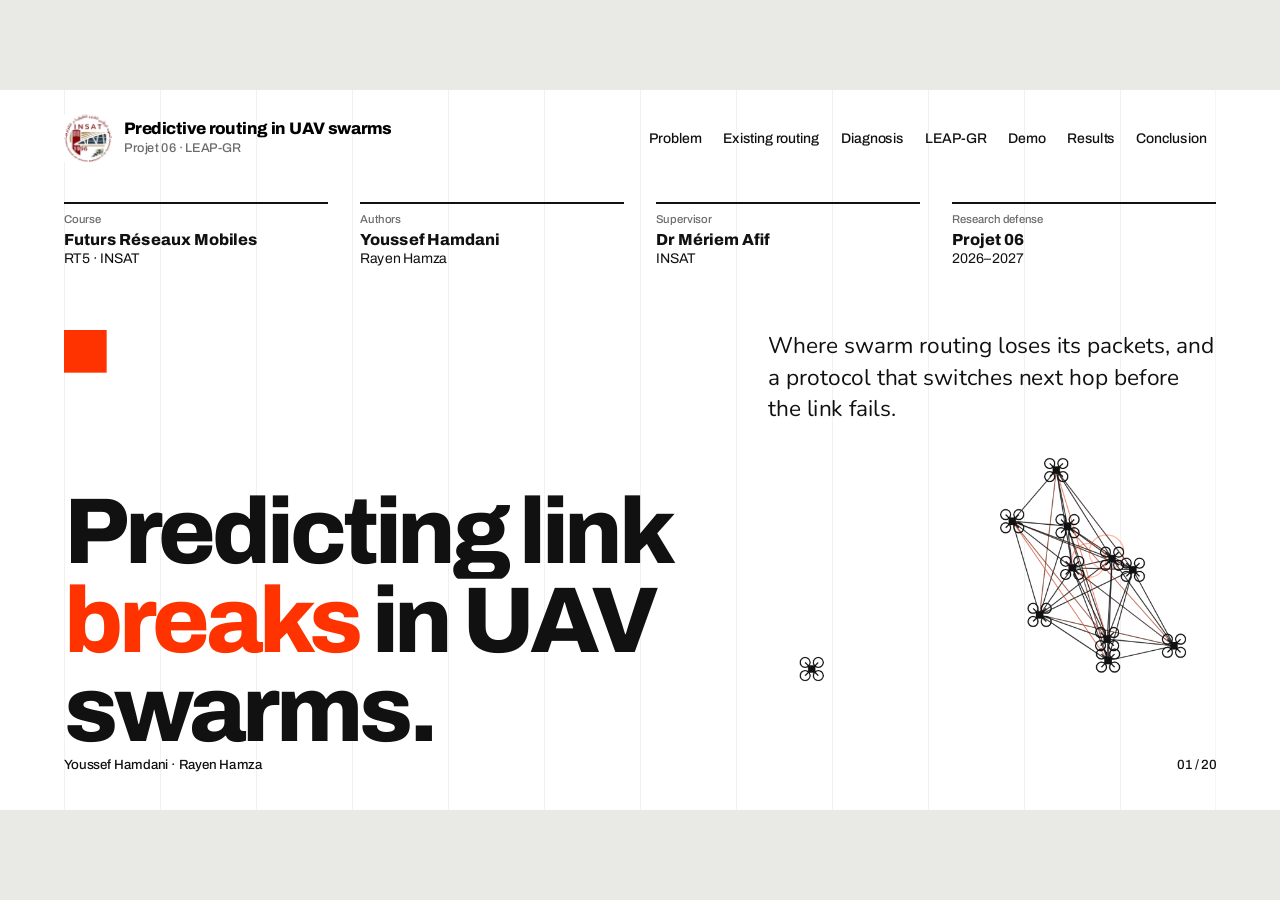
<file: slides/index.html>
<!doctype html>
<html lang="en">
<head>
<meta charset="utf-8">
<meta name="viewport" content="width=device-width, initial-scale=1">
<title>LEAP-GR · Predicting link breaks in UAV swarms</title>
<link rel="preconnect" href="https://fonts.googleapis.com">
<link rel="preconnect" href="https://fonts.gstatic.com" crossorigin>
<link href="https://fonts.googleapis.com/css2?family=Archivo:wght@400;500;800&family=JetBrains+Mono:wght@400;700&family=Nunito:wght@400;600&display=swap" rel="stylesheet">
<link rel="stylesheet" href="assets/vendor/asciinema-player.css">
<link rel="stylesheet" href="assets/base.css">
<link rel="stylesheet" href="assets/deck.css">
<link rel="stylesheet" href="assets/slides.css">
<script src="assets/vendor/gsap.min.js"></script>
<script src="assets/vendor/asciinema-player.min.js"></script>
</head>
<body>
<div class="deck-viewport"><div class="deck-stage">

<!-- === PERSISTENT HEADER: logo, project name, section navigation (above every slide) === -->
<header class="chrome">
  <div class="brand">
    <img src="assets/insat.png" alt="INSAT, Institut National des Sciences Appliquées et de Technologie" width="72" height="71">
    <div><b>Predictive routing in UAV swarms</b><span>Projet 06 · LEAP-GR</span></div>
  </div>
  <nav class="sections" aria-label="Sections">
    <span class="slider" aria-hidden="true"></span>
    <button data-section="problem">Problem</button>
    <button data-section="existing">Existing routing</button>
    <button data-section="diagnosis">Diagnosis</button>
    <button data-section="leap">LEAP-GR</button>
    <button data-section="demo">Demo</button>
    <button data-section="results">Results</button>
    <button data-section="conclusion">Conclusion</button>
  </nav>
</header>

<!-- ============================== TITLE ============================== -->

<!-- === 01 · TITLE === -->
<section class="slide s-title" data-scene="swarm" data-time="20" data-name="Title">
  <div class="credits fade" style="--d:0">
    <div><span>Course</span>Futurs Réseaux Mobiles<em>RT5 · INSAT</em></div>
    <div><span>Authors</span>Youssef Hamdani<em>Rayen Hamza</em></div>
    <div><span>Supervisor</span>Dr Mériem Afif<em>INSAT</em></div>
    <div><span>Research defense</span>Projet 06<em>2026–2027</em></div>
  </div>
  <div class="square fade" style="--d:1"></div>
  <p class="lede fade" style="--d:3">Where swarm routing loses its packets, and a protocol that switches next hop before the link fails.</p>
  <div class="swarmbox fade" style="--d:4"><canvas class="scene" width="722" height="420"></canvas></div>
  <h1 class="title"><span class="line"><span style="--d:1">Predicting link</span></span><span class="line"><span style="--d:2"><span class="red">breaks</span> in UAV</span></span><span class="line"><span style="--d:3">swarms.</span></span></h1>
  <div class="foot"><div>Youssef Hamdani · Rayen Hamza</div><div></div><div></div><div data-page></div></div>
  <aside class="notes">Good morning. We are Youssef Hamdani and Rayen Hamza, and this is Projet 06: predictive routing in a UAV swarm. Our question is simple: when drones relay each other's packets, where are packets lost, and can we avoid it by predicting when a link will break?</aside>
</section>

<!-- ============================== 01 · PROBLEM ============================== -->

<!-- === 02 · PROBLEM: WHAT MAKES A FANET DIFFERENT (A0) === -->
<section data-scene="fanet" class="slide s-context" data-section="problem" data-steps="2" data-time="30" data-name="A network that never stops moving">
  <div class="head abs"><h2 class="h2"><span class="line"><span style="--d:1">A network that</span></span><span class="line"><span style="--d:2">never stops moving.</span></span></h2></div>
  <div class="rows steps abs">
    <p class="dim" data-reveal="0"><b>No infrastructure</b>No base station: every drone is also a router for the others.</p>
    <p class="dim" data-reveal="1"><b>Fast 3-D motion</b>Neighbours change far faster than in a ground ad hoc network.</p>
    <p class="dim warn" data-reveal="2"><b>Frequent breaks</b>Links appear and disappear all the time, while packets are in flight.</p>
  </div>
  <svg class="scene" viewBox="0 0 1044 470" style="left:780px; top:430px; width:1044px; height:470px"></svg>
  <div class="foot"><div>Youssef Hamdani · Rayen Hamza</div><div></div><div></div><div data-page></div></div>
  <aside class="notes">A flying ad hoc network, a FANET, is different from a ground network in three ways. [0] There is no infrastructure: each drone relays packets for the others. [1] The drones move fast, in three dimensions. [2] So links appear and disappear all the time, often while a packet is on its way.</aside>
</section>

<!-- === 03 · PROBLEM: THE LINK BREAK (A2) === -->
<section class="slide s-problem" data-section="problem" data-scene="linkbreak" data-steps="2" data-time="35" data-name="Drones move, links break">
  <div class="head abs"><h2 class="h2"><span class="line"><span style="--d:1">Drones move.</span></span><span class="line"><span style="--d:2" class="red">Links break.</span></span></h2></div>
  <div class="rows steps abs">
    <p class="dim" data-reveal="0"><b>1</b>A forwards packets to B over one radio link.</p>
    <p class="dim" data-reveal="1"><b>2</b>B drifts towards the edge of A's range.</p>
    <p class="dim warn" data-reveal="2"><b>3</b>Out of range: the frame is lost, and the MAC keeps retrying a neighbour that has left.</p>
  </div>
  <svg class="scene" viewBox="0 0 1600 600"></svg>
  <div class="foot"><div>Youssef Hamdani · Rayen Hamza</div><div></div><div></div><div data-page></div></div>
  <aside class="notes">[1] Here is the basic event. A forwards packets to B. [2] B drifts towards the edge of A's range. [3] Now B is out of range: the frame is lost, and the MAC retries the same neighbour five times before giving up. Most protocols react only after this, so every break costs a burst of lost packets and a delay while the route is repaired.</aside>
</section>

<!-- === 04 · PROBLEM: THREE QUESTIONS === -->
<section class="slide s-questions" data-section="problem" data-steps="2" data-time="25" data-name="Three questions">
  <div class="head abs"><h2 class="h2"><span class="line"><span style="--d:1">Three</span></span><span class="line"><span style="--d:2">questions.</span></span></h2></div>
  <div class="rows big qs abs">
    <p class="dim" data-reveal="0"><b>Q1</b>Where do today's swarm routing protocols lose their packets?<span class="label">DSDV, Greedy, GRAd, OPAR, Q-Routing, QGeo, Q-FANET on one testbed</span></p>
    <p class="dim warn" data-reveal="1"><b>Q2</b>How much of that loss comes from <span class="red">broken links</span>?<span class="label">rather than from MAC collisions</span></p>
    <p class="dim good" data-reveal="2"><b>Q3</b>Can a protocol that <span class="blue">predicts the break</span> avoid it?<span class="label">a new module in routing/, compared with Greedy and GRAd, same MAC</span></p>
  </div>
  <div class="stack abs fade" style="--d:4">
    <div class="label">UavNetSim-v1 · Python / SimPy</div>
    <div class="layer">Application<span>Poisson UDP traffic</span></div>
    <div class="layer route" data-reveal="2">Routing<span>routing/leap/ · ours</span></div>
    <div class="layer">MAC<span>CSMA/CA · identical in every run</span></div>
    <div class="layer">PHY + channel</div>
    <div class="layer">3-D mobility</div>
  </div>
  <div class="foot"><div>Youssef Hamdani · Rayen Hamza</div><div></div><div></div><div data-page></div></div>
  <aside class="notes">The subject gives three objectives, which we turned into three questions. [Q1] Where do the existing protocols of the UavNetSim simulator lose packets? [Q2] How much of it is broken links rather than collisions? [Q3] Can a geographic protocol that predicts breaks avoid them, compared fairly, with the MAC untouched?</aside>
</section>

<!-- ============================== 02 · EXISTING ROUTING ============================== -->

<!-- === 05 · EXISTING: TOPOLOGY-BASED (A7) === -->
<section data-scene="topology" class="slide s-topo" data-section="existing" data-steps="1" data-time="30" data-name="Tables and gradients">
  <div class="head abs"><h2 class="h2"><span class="line"><span style="--d:1">Tables and</span></span><span class="line"><span style="--d:2">gradients.</span></span></h2></div>
  <div class="protos abs">
    <div class="proto dim" data-reveal="0"><h3>DSDV</h3><span class="label">topology · proactive</span>
      <p class="plus"><span>Good at</span>Every route is ready before a packet needs it.</p>
      <p class="minus"><span>Fails when</span>Tables refresh on a timer: between updates they describe where the drones were.</p></div>
    <div class="proto dim" data-reveal="1"><h3>GRAd</h3><span class="label">topology · on demand · broadcast</span>
      <p class="plus"><span>Good at</span>Any closer neighbour may relay, so no single link is critical.</p>
      <p class="minus"><span>Fails when</span>No acknowledgements, so no retries: a lost frame stays lost.</p></div>
  </div>
  <svg class="scene" viewBox="0 0 960 470" style="left:864px; top:430px; width:960px; height:470px"></svg>
  <div class="foot"><div>Youssef Hamdani · Rayen Hamza</div><div></div><div></div><div data-page></div></div>
  <aside class="notes">The simulator ships with four families of protocols. First, topology-based. [0] DSDV keeps a route to every destination, refreshed by periodic updates, so a route is always ready; but between two updates the table describes where the drones were, not where they are. [1] GRAd forwards by broadcast: any neighbour closer to the destination can relay. That is robust, but there are no acknowledgements, so a lost frame is never retried.</aside>
</section>

<!-- === 06 · EXISTING: POSITION-BASED, GREEDY (A8) === -->
<section data-scene="greedyHop" class="slide s-pos" data-section="existing" data-steps="1" data-time="30" data-name="Greedy forwarding">
  <div class="head abs"><h2 class="h2"><span class="line"><span style="--d:1">Greedy: local,</span></span><span class="line"><span style="--d:2">simple, blind.</span></span></h2></div>
  <div class="protos one abs">
    <div class="proto"><h3>Greedy</h3><span class="label">position-based · the base of our protocol</span>
      <p class="plus dim" data-reveal="0"><span>Good at</span>Needs only its neighbours' positions, carried by hello messages.</p>
      <p class="plus dim" data-reveal="0"><span>Good at</span>Decides per packet, at every hop: no route to build or repair.</p>
      <p class="minus dim" data-reveal="1"><span>Fails when</span>It chooses by distance alone, never asking how long the link will last.</p></div>
  </div>
  <svg class="scene" viewBox="0 0 960 470" style="left:912px; top:440px; width:912px; height:446px"></svg>
  <div class="foot"><div>Youssef Hamdani · Rayen Hamza</div><div></div><div></div><div data-page></div></div>
  <aside class="notes">Second, position-based routing, with Greedy. [0] Each drone knows its neighbours' positions from their hello messages, and sends the packet to the neighbour closest to the destination. No routes, no tables to repair: a fresh decision at every hop. That is why we chose it as the base of our protocol. [1] Its weakness: it picks by distance only, and never asks how long that link will last.</aside>
</section>

<!-- === 07 · EXISTING: PREDICTION AND LEARNING (A9) === -->
<section data-scene="oracle" class="slide s-oracle" data-section="existing" data-steps="1" data-time="35" data-name="Oracle and learning">
  <div class="head abs"><h2 class="h2"><span class="line"><span style="--d:1">Predict with an oracle,</span></span><span class="line"><span style="--d:2">or learn from losses.</span></span></h2></div>
  <div class="twoup abs">
    <div class="dim" data-reveal="0">
      <h3>OPAR</h3><span class="label">prediction · centralised</span>
      <svg class="scene mini" viewBox="0 0 816 220"></svg>
      <p class="plus"><span>Good at</span>Plans paths around predicted link lifetimes.</p>
      <p class="minus"><span>Fails when</span>It reads every drone's true position: an oracle no real drone has.</p>
    </div>
    <div class="dim" data-reveal="1">
      <h3>Q-Routing · QGeo · Q-FANET</h3><span class="label">learning</span>
      <svg class="scene mini" viewBox="0 0 816 220"></svg>
      <p class="plus"><span>Good at</span>Learn which neighbours deliver, with no model of the radio.</p>
      <p class="minus"><span>Fails when</span>They learn from outcomes: a packet must be lost before they adapt.</p>
    </div>
  </div>
  <div class="foot"><div>Youssef Hamdani · Rayen Hamza</div><div></div><div></div><div data-page></div></div>
  <aside class="notes">Third and fourth, prediction and learning. [0] OPAR does predict link lifetimes and plans around them. But in the simulator it is centralised: the source reads the true position of every drone. It is a useful upper reference, not something a real drone could run. [1] The Q-learning protocols learn which neighbours deliver. They need no model, but they learn from outcomes: packets have to be lost before they adapt.</aside>
</section>

<!-- === 08 · EXISTING: THE BLIND SPOT === -->
<section class="slide s-existing" data-section="existing" data-steps="4" data-time="25" data-name="One blind spot">
  <div class="head abs"><h2 class="h2"><span class="line"><span style="--d:1">Seven protocols,</span></span><span class="line"><span style="--d:2">one blind spot.</span></span></h2></div>
  <div class="families abs">
    <div class="dim" data-reveal="0"><h3>Topology</h3><span class="label">DSDV · GRAd</span><p class="when">Routes lag behind the drones.</p></div>
    <div class="dim" data-reveal="1"><h3>Position</h3><span class="label">Greedy</span><p class="when">Ignores how long a link will last.</p></div>
    <div class="dim" data-reveal="2"><h3>Prediction</h3><span class="label">OPAR</span><p class="when">Needs an oracle.</p></div>
    <div class="dim" data-reveal="3"><h3>Learning</h3><span class="label">Q-Routing · QGeo · Q-FANET</span><p class="when">Adapts after the loss.</p></div>
  </div>
  <p class="gap abs hide" data-reveal="4">None predicts a break from what a drone actually knows: its neighbours' hellos.</p>
  <div class="foot"><div>Youssef Hamdani · Rayen Hamza</div><div></div><div></div><div data-page></div></div>
  <aside class="notes">So, in one line each: [0] topology routes lag behind; [1] Greedy ignores link lifetime; [2] OPAR needs an oracle; [3] learning adapts after the loss. [4] The blind spot: predicting a break with only what a drone really receives, its neighbours' hello messages. But first, we had to measure whether breaks really matter.</aside>
</section>

<!-- ============================== 03 · DIAGNOSIS ============================== -->

<!-- === 09 · DIAGNOSIS: CLASSIFY EVERY LOST FRAME (A3a) === -->
<section data-scene="classify" class="slide s-method" data-section="diagnosis" data-steps="2" data-time="30" data-name="Every lost frame, classified">
  <div class="head abs"><h2 class="h2"><span class="line"><span style="--d:1">Every lost frame,</span></span><span class="line"><span style="--d:2">classified.</span></span></h2></div>
  <div class="rows steps abs">
    <p class="dim" data-reveal="0"><b>1</b>We log every transmission attempt with the real distance between the two drones.</p>
    <p class="dim" data-reveal="1"><b>2</b>Receiver in range, frame lost: <b class="inline">collision</b>.</p>
    <p class="dim warn" data-reveal="2"><b>3</b>Receiver out of range: <b class="inline red">link break</b>.</p>
  </div>
  <svg class="scene" viewBox="0 0 1044 470" style="left:780px; top:430px; width:1044px; height:470px"></svg>
  <div class="foot"><div>7 protocols · 11 configurations · 3 seeds</div><div></div><div></div><div data-page></div></div>
  <aside class="notes">We instrumented the simulator without changing its behaviour. [1] Every transmission attempt is logged with the true distance between the two drones. [2] Receiver in range but frame lost: something interfered, a collision. [3] Receiver out of range: a link break. The simulator's radio has a hard range, so this split is exact.</aside>
</section>

<!-- === 10 · DIAGNOSIS: WHAT WE FOUND (A3b) === -->
<section data-scene="attempts" class="slide s-finding" data-section="diagnosis" data-steps="2" data-time="35" data-name="What we found">
  <div class="head abs"><h2 class="h2"><span class="line"><span style="--d:1">Collisions are absorbed.</span></span><span class="line"><span style="--d:2" class="red">Link breaks are not.</span></span></h2></div>
  <svg class="scene" viewBox="0 0 1010 440" style="left:96px; top:450px; width:1010px; height:440px"></svg>
  <div class="facts abs">
    <div class="hide" data-reveal="1"><div class="figure red">99–100<small>%</small></div><p class="lede">of the losses that are link breaks or collisions are link breaks, for every unicast protocol</p></div>
    <div class="hide" data-reveal="2"><div class="figure">≤ 0.09<small>%</small></div><p class="lede">of generated packets end as collisions at the reference point, unicast protocols</p></div>
  </div>
  <div class="foot"><div>7 protocols · 11 configurations · 3 seeds</div><div></div><div></div><div data-page></div></div>
  <aside class="notes">[0] What we understood: a collision is temporary, the MAC retries and the next attempt usually gets through. A link break is permanent: every retry goes to a drone that is gone. [1] So for every unicast protocol, 99 to 100 percent of the losses that are link breaks or collisions are link breaks. [2] Collisions are nearly fully absorbed: at our reference point, at most 0.09 percent of packets. The problem is mobility, not the MAC.</aside>
</section>

<!-- === 11 · DIAGNOSIS: WHY GREEDY FAILS (A4) === -->
<section data-scene="greedyEdge" class="slide s-greedy" data-section="diagnosis" data-steps="3" data-time="35" data-name="Why Greedy fails">
  <div class="head abs"><h2 class="h2"><span class="line"><span style="--d:1">Greedy picks</span></span><span class="line"><span style="--d:2">the edge.</span></span></h2></div>
  <div class="rows steps abs">
    <p class="dim" data-reveal="1"><b>1</b>Greedy forwards to the neighbour closest to the destination, which sits near the edge of range.</p>
    <p class="dim" data-reveal="2"><b>2</b>That neighbour flies away. Its table entry lives 2 s, so Greedy still sees it.</p>
    <p class="dim warn" data-reveal="3"><b>3</b>Five attempts go to a neighbour that has already left.</p>
  </div>
  <svg class="scene" viewBox="0 0 1044 420" style="left:780px; top:330px; width:1044px; height:420px"></svg>
  <div class="greedyfact abs hide" data-reveal="3"><span class="figure-s red">9.8 %</span><span class="lede">of Greedy's packets are lost to link breaks at 10 m/s, and 16.0 % at 20 m/s.</span></div>
  <div class="foot"><div>Greedy · N = 30 · λ = 1 pkt/s per drone · 3 seeds</div><div></div><div></div><div data-page></div></div>
  <aside class="notes">Why does Greedy suffer most? [1] The neighbour closest to the destination is usually the farthest from us, at the edge of range. [2] That is exactly the one most likely to leave, and the table keeps it for two seconds after its last hello. [3] So all five attempts go to a drone that already left: about one packet in ten at 10 metres per second, one in six at 20.</aside>
</section>

<!-- ============================== 04 · LEAP-GR ============================== -->

<!-- === 12 · LEAP-GR: LINK LIFETIME (A10) === -->
<section data-scene="lifetime" class="slide s-let" data-section="leap" data-steps="2" data-time="40" data-name="Link lifetime">
  <div class="head abs"><h2 class="h2"><span class="line"><span style="--d:1">How long will</span></span><span class="line"><span style="--d:2" class="blue">this link last?</span></span></h2></div>
  <div class="rows steps abs">
    <p class="dim" data-reveal="0"><b>1</b>Each hello now carries the drone's velocity, next to its position.</p>
    <p class="dim" data-reveal="1"><b>2</b>The receiver extrapolates where that neighbour is now.</p>
    <p class="dim good" data-reveal="2"><b>3</b>Distance, relative speed and radio range give the time until they separate: the lifetime τ̂.</p>
  </div>
  <svg class="scene" viewBox="0 0 1044 470" style="left:780px; top:430px; width:1044px; height:470px"></svg>
  <div class="foot"><div>The 3-D link expiration time · +128 bits per hello</div><div></div><div></div><div data-page></div></div>
  <aside class="notes">Our protocol is called LEAP-GR, link-expiration-aware predictive greedy routing. Its core is one estimate. [0] Each hello already carries the drone's position; we add its velocity. [1] When a drone receives it, it extrapolates where the neighbour is now. [2] From the distance, the relative velocity and the radio range, a closed formula gives the time until the two drones separate: the link lifetime, tau hat. We use 90 percent of the range as a safety margin.</aside>
</section>

<!-- === 13 · LEAP-GR: THE RULE (A5) === -->
<section data-scene="rule" class="slide s-leap" data-section="leap" data-steps="3" data-time="40" data-name="The rule">
  <div class="head abs"><h2 class="h2"><span class="line"><span style="--d:1">Greedy, unless the link</span></span><span class="line"><span style="--d:2" class="blue">is about to break.</span></span></h2></div>
  <div class="rows steps abs">
    <p class="dim" data-reveal="0"><b>1</b>Take Greedy's choice.</p>
    <p class="dim" data-reveal="1"><b>2</b>Its link will last? Keep it.</p>
    <p class="dim good" data-reveal="2"><b>3</b>About to break (τ̂ &lt; τ<sub>th</sub>)? Switch to the best neighbour whose link will last.</p>
    <p class="dim" data-reveal="3"><b>4</b>No such neighbour? Keep Greedy's choice: never worse than Greedy.</p>
  </div>
  <svg class="scene" viewBox="0 0 1044 470" style="left:780px; top:430px; width:1044px; height:470px"></svg>
  <div class="foot"><div>τ<sub>th</sub> = 0.25 s, chosen on separate seeds by a rule fixed in advance</div><div></div><div></div><div data-page></div></div>
  <aside class="notes">Then the rule, which fits in one sentence: behave like Greedy, unless the link is about to break. [0] Start from Greedy's choice. [1] If its link will last, keep it. [2] If its lifetime is under the threshold, switch to the best neighbour that still makes progress and whose link will last. [3] If there is none, keep Greedy's choice: by construction, it is never worse than Greedy. The threshold, a quarter of a second, was chosen on separate seeds before the final tests.</aside>
</section>

<!-- === 14 · LEAP-GR: REPAIR WITHOUT TOUCHING THE MAC (A11) === -->
<section data-scene="repair" class="slide s-repair" data-section="leap" data-steps="2" data-time="30" data-name="The MAC stays the same">
  <div class="head abs"><h2 class="h2"><span class="line"><span style="--d:1">The MAC stays</span></span><span class="line"><span style="--d:2">the same.</span></span></h2></div>
  <div class="rows steps abs">
    <p class="dim" data-reveal="0"><b>1</b>On a missing ACK, the MAC asks the routing layer through the platform's penalize hook.</p>
    <p class="dim good" data-reveal="1"><b>2</b>LEAP-GR redirects the retries only if the current hop is predicted to break.</p>
    <p class="dim" data-reveal="2"><b>3</b>A reactive control redirects after every failure: it tells us what prediction adds.</p>
  </div>
  <svg class="scene" viewBox="0 0 1044 470" style="left:780px; top:430px; width:1044px; height:470px"></svg>
  <div class="foot"><div>A new module in routing/ · next_hop_selection, packet_reception, penalize</div><div></div><div></div><div data-page></div></div>
  <aside class="notes">One constraint from the subject: the MAC must be identical in every comparison. [0] So we repair through a hook the platform already has: when an ACK is missing, the MAC calls the routing layer. [1] LEAP-GR uses it to redirect the retries, only if the current hop is predicted to break. [2] We also built a control that redirects after every failure, without prediction. Comparing the two isolates what prediction itself adds.</aside>
</section>

<!-- ============================== 05 · DEMO ============================== -->

<!-- === 15 · DEMO === -->
<section data-scene="demo" class="slide s-demo" data-section="demo" data-time="30" data-name="Demo">
  <div class="head abs"><h2 class="h3"><span class="line"><span style="--d:1">The code,</span></span><span class="line"><span style="--d:2">running.</span></span></h2></div>
  <div class="termframe abs"><div class="termbar"><span>experiments/demo.sh</span><span>recorded with asciinema · committed code</span></div><div class="term"></div></div>
  <div class="foot"><div>Recorded run · committed code</div><div></div><div></div><div data-page></div></div>
  <aside class="notes">Here is the code running. First the commit and our module in routing/. Then the same swarm and the same seed, run with Greedy and with LEAP-GR side by side. At the end, each run's delivery and why packets were lost: LEAP-GR's link-break losses drop because it switched before those links broke. This is one short demo seed; the results come from three paired seeds.</aside>
</section>

<!-- === 16 · DEMO: THE SAME RUN, REPLAYED (real recorded events) === -->
<section data-scene="replay" class="slide s-replay" data-section="demo" data-steps="2" data-time="45" data-name="The demo run, replayed">
  <div class="head abs"><h2 class="h3"><span class="line"><span style="--d:1">Same seed. Same drones. <span class="blue">One decision.</span></span></span></h2></div>
  <div class="pcount abs" data-ui="count" style="left:96px"><b>Greedy</b><span>delivered <i data-c="dl">0</i><em>lost to link breaks <i data-c="lb">0</i></em></span></div>
  <div class="pcount abs leap" data-ui="count" style="left:716px"><b>LEAP-GR</b><span>delivered <i data-c="dl">0</i><em>lost to link breaks <i data-c="lb">0</i></em><strong>switches <i data-c="sw">0</i></strong></span></div>
  <svg class="scene replay" viewBox="0 0 600 600" style="left:96px; top:280px; width:580px; height:580px"></svg>
  <svg class="scene replay" viewBox="0 0 600 600" style="left:716px; top:280px; width:580px; height:580px"></svg>
  <div class="controls abs ui">
    <button data-ui="play">Pause</button>
    <span class="speeds"><button data-speed="0.25" class="on">0.25×</button><button data-speed="0.5">0.5×</button><button data-speed="1">1×</button></span>
    <div class="timeline" data-ui="timeline" title="red: packets Greedy lost to link breaks · blue: LEAP-GR switches · click to jump"></div>
    <span class="time" data-ui="time">t = 2.00 s</span>
  </div>
  <div class="story abs" data-ui="story"></div>
  <div class="momentbar abs ui"><div data-ui="moments"></div><button data-ui="full" class="full">Back to the full run</button></div>
  <div class="foot"><div>Recorded demo run, seed 1</div><div></div><div></div><div data-page></div></div>
  <aside class="notes">This is the run you just saw in the terminal, replayed from its recorded events. Left Greedy, right LEAP-GR: same drones, same trajectories, same traffic, so the grey links are identical; only the routing decision differs. Faint strokes are packets being forwarded. When Greedy keeps sending to a neighbour that has already left, the link snaps in red; after five attempts the packet is marked lost. On the right, a blue arrow is LEAP-GR switching to a safe neighbour, the dashed line is the one it avoided. [1] The timeline below says when: every red tick is a packet Greedy lost to a link break, 32 in this run; LEAP-GR has none, and every blue tick is one of its switches. [2] Let's follow one real packet. Greedy sends it to a neighbour that is already out of range, five times, and loses it. At the same drone, LEAP-GR sees that neighbour's lifetime at zero, switches, and the packet is delivered. The numbered chips replay other moments if you want to see more.</aside>
</section>

<!-- ============================== 06 · RESULTS ============================== -->

<!-- === 16 · RESULTS: FAIR TEST (A6) === -->
<section data-scene="bars" class="slide s-result" data-section="results" data-steps="2" data-time="50" data-name="Result">
  <div class="head abs"><h2 class="h2"><span class="line"><span style="--d:1">Same MAC. Same seeds.</span></span><span class="line"><span style="--d:2">One change.</span></span></h2></div>
  <svg class="scene" viewBox="0 0 1010 440" style="left:96px; top:450px; width:1010px; height:440px"></svg>
  <div class="facts abs">
    <div class="hide" data-reveal="1"><div class="figure blue">+14.7<small>pts</small></div><p class="lede">delivery vs Greedy at 20 m/s; significantly better in 9 of 11 configurations</p></div>
    <div class="hide" data-reveal="2"><div class="figure mid">+0.9 to +3.0<small>pts</small></div><p class="lede">vs reacting, where breaks are frequent: fast or dense swarms</p></div>
  </div>
  <div class="foot"><div>Same traffic and trajectories · 3 paired seeds</div><div></div><div></div><div data-page></div></div>
  <aside class="notes">Every protocol sees the same traffic and the same trajectories, so the comparison is paired. [0] Three bars at 20 metres per second: Greedy, the reactive control, and LEAP-GR. [1] Against Greedy, the gain is large, about 15 points, and LEAP-GR is significantly better in 9 of our 11 configurations. [2] Against reacting, the gain is smaller but real exactly where breaks are frequent: fast or dense swarms. Predicting beats reacting where links break most.</aside>
</section>

<!-- === 17 · RESULTS: WHY IT WORKS === -->
<section data-scene="reprise" class="slide s-why" data-section="results" data-time="25" data-name="Why it works">
  <div class="why abs"><div class="figure blue"><span class="line"><span style="--d:1">98.4<small>%</small></span></span></div><p class="lede fade" style="--d:3">of LEAP's switches skip a neighbour that, extrapolated from its own last hello, has already left.</p></div>
  <svg class="scene" viewBox="0 0 624 640" style="left:1200px; top:200px; width:624px; height:640px"></svg>
  <div class="foot"><div>From the event logs of the comparison runs</div><div></div><div></div><div data-page></div></div>
  <aside class="notes">What we learned from the event logs: almost every switch skips a neighbour that, by its own last hello, has already left. So the gain is not long-range fortune-telling. It is refusing to trust a stale table entry, exactly Greedy's failure from before.</aside>
</section>

<!-- ============================== 07 · CONCLUSION ============================== -->

<!-- === 18 · CONCLUSION: LIMITS AND BONUS === -->
<section class="slide s-limits" data-section="conclusion" data-steps="1" data-time="30" data-name="Limits and bonus">
  <div class="head abs"><h2 class="h2"><span class="line"><span style="--d:1">Where it stops</span></span><span class="line"><span style="--d:2">helping.</span></span></h2></div>
  <div class="rows limits abs">
    <p class="warn"><b>Heavy load</b>When the channel saturates, packets die in queues, not on broken links: reacting does better.</p>
    <p class="warn"><b>Slow swarm</b>When drones move slowly, breaks are rare and there is little to predict.</p>
    <p><b>Scope</b>Simulation only, open 3-D space, 3 seeds per point.</p>
    <p class="dim good" data-reveal="1"><b>Bonus</b>Cross-layer weighting by MAC retries: fewer ACK timeouts under heavy load, same delivery.</p>
  </div>
  <div class="foot"><div>Youssef Hamdani · Rayen Hamza</div><div></div><div></div><div data-page></div></div>
  <aside class="notes">It has limits, and they make sense. Under heavy load packets die in queues, not on broken links, so prediction cannot help and reacting does better. In a slow swarm breaks are rare. And this is simulation only, with three seeds per point. [1] As a bonus, we weighted the choice by the MAC retry rate: it reduces ACK timeouts under heavy load, but delivery does not change.</aside>
</section>

<!-- === 19 · THANK YOU === -->
<section class="slide s-close" data-section="conclusion" data-time="10" data-name="Thank you">
  <div class="square fade" style="--d:0"></div>
  <h2 class="thanks"><span class="line"><span style="--d:1">Thank</span></span><span class="line"><span style="--d:2">you.</span></span></h2>
  <p class="ask fade" style="--d:5">We are happy to take your questions.</p>
  <div class="summary fade" style="--d:6">
    <div><span>Diagnosis</span>Link breaks, not collisions, are where swarm routing loses packets.</div>
    <div class="good"><span>LEAP-GR</span>Greedy, plus a link lifetime from hellos: switch before the break.</div>
    <div><span>Code and article</span>github.com/Jozziiff/leap-fanet-routing</div>
  </div>
  <div class="foot"><div>Youssef Hamdani · Rayen Hamza</div><div><span>Supervisor: Dr Mériem Afif</span></div><div></div><div data-page></div></div>
  <aside class="notes">To sum up: in a swarm, packets are lost to broken links, not collisions; and a lifetime computed from hello messages lets Greedy switch before the break. Thank you, we are happy to take your questions.</aside>
</section>

</div></div>
<script src="assets/kit.js"></script>
<script src="assets/scenes.js"></script>
<script src="assets/scenes-diagnosis.js"></script>
<script src="assets/scenes-leap.js"></script>
<script src="assets/scenes-context.js"></script>
<script src="assets/scenes-results.js"></script>
<script src="assets/scenes-demo.js"></script>
<script src="assets/replay-data.js"></script>
<script src="assets/scenes-replay.js"></script>
<script src="assets/engine.js"></script>
</body>
</html>
</file>
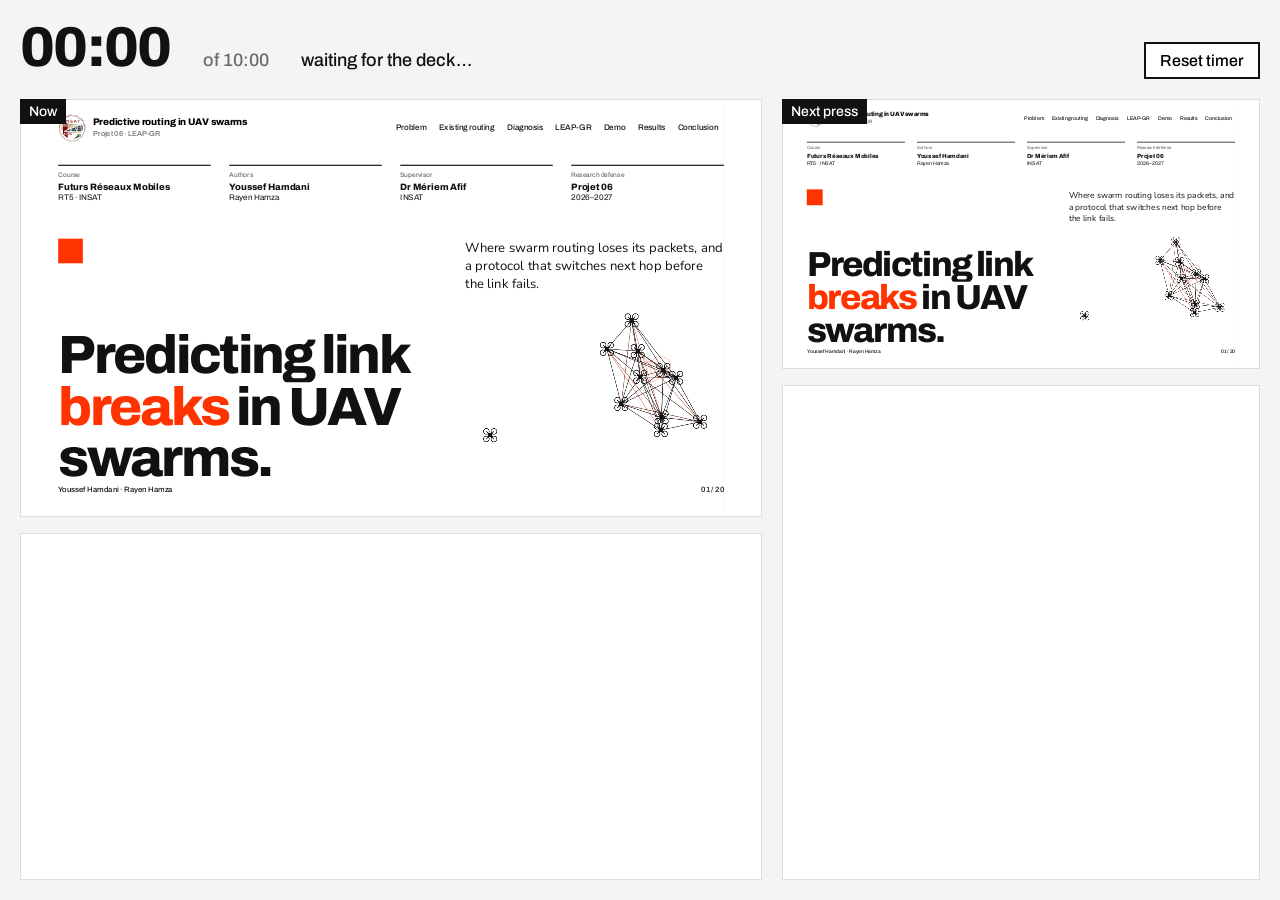
<file: slides/presenter.html>
<!doctype html>
<html lang="en">
<head>
<meta charset="utf-8">
<meta name="viewport" content="width=device-width, initial-scale=1">
<title>LEAP-GR · Presenter</title>
<link href="https://fonts.googleapis.com/css2?family=Archivo:wght@400;500;800&family=Nunito:wght@400;600&display=swap" rel="stylesheet">
<style>
  /* Presenter view: current slide, next press, notes, timer. It follows the deck window over a
     BroadcastChannel and sends it the keys pressed here. */
  :root { --ink: #111; --muted: #6b6b6b; --hair: #ddd; --red: #ff3300; --blue: #1d5bd8; }
  html, body { margin: 0; height: 100%; background: #f4f4f2; color: var(--ink); font-family: 'Nunito', sans-serif; }
  main { display: grid; grid-template-columns: 1.55fr 1fr; grid-template-rows: auto 1fr; gap: 20px; padding: 20px; height: 100%; box-sizing: border-box; }
  .bar { grid-column: 1 / -1; display: flex; align-items: baseline; gap: 32px; font: 500 18px 'Archivo', sans-serif; }
  .bar .clock { font: 800 56px/1 'Archivo', sans-serif; letter-spacing: -0.03em; }
  .bar .clock.over { color: var(--red); }
  .bar .muted { color: var(--muted); }
  .bar button { margin-left: auto; font: 500 16px 'Archivo', sans-serif; padding: 8px 14px; border: 2px solid var(--ink); background: #fff; cursor: pointer; }
  .frame { position: relative; background: #fff; border: 1px solid var(--hair); }
  .frame iframe { position: absolute; inset: 0; width: 100%; height: 100%; border: 0; pointer-events: none; }
  .frame .cap { position: absolute; top: -1px; left: -1px; background: var(--ink); color: #fff; font: 500 14px 'Archivo', sans-serif; padding: 5px 9px; z-index: 1; }
  .left { display: grid; grid-template-rows: auto 1fr; gap: 16px; min-height: 0; }
  .cur { aspect-ratio: 16 / 9; }
  .right { display: grid; grid-template-rows: auto 1fr; gap: 16px; min-height: 0; }
  .nxt { aspect-ratio: 16 / 9; }
  .notes { background: #fff; border: 1px solid var(--hair); padding: 22px 26px; font-size: 24px; line-height: 1.45; overflow: auto; }
  .notes h3 { margin: 0 0 12px; font: 800 26px 'Archivo', sans-serif; }
  .notes h3 span { color: var(--muted); font-weight: 500; font-size: 18px; margin-left: 10px; }
</style>
</head>
<body>
<main>
  <div class="bar">
    <span class="clock" id="clock">00:00</span>
    <span class="muted">of 10:00</span>
    <span id="pos">waiting for the deck…</span>
    <span class="muted" id="plan"></span>
    <button id="reset">Reset timer</button>
  </div>
  <div class="left">
    <div class="frame cur"><span class="cap">Now</span><iframe id="cur" title="current slide" src="index.html?mirror"></iframe></div>
    <div class="notes" id="notes"></div>
  </div>
  <div class="right">
    <div class="frame nxt"><span class="cap">Next press</span><iframe id="nxt" title="next press" src="index.html?mirror&amp;ahead=1"></iframe></div>
    <div class="notes" id="upcoming"></div>
  </div>
</main>
<script>
  const ch = new BroadcastChannel('leap-deck');
  const $ = (id) => document.getElementById(id);
  let t0 = null;
  let state = null;

  function slidesOf(frame) {
    try { return [...frame.contentDocument.querySelectorAll('.slide')]; } catch (e) { return []; }
  }

  function render() {
    if (!state) return;
    const slides = slidesOf($('cur'));
    const s = slides[state.slide];
    if (!s) return;
    const steps = Number(s.dataset.steps || 0);
    $('pos').textContent = `Slide ${state.slide + 1} / ${state.total} · step ${state.step} / ${steps}`;
    const before = slides.slice(0, state.slide + 1).reduce((a, x) => a + Number(x.dataset.time || 0), 0);
    $('plan').textContent = `planned end of this slide ${fmt(before)}`;
    $('notes').innerHTML = `<h3>${s.dataset.name || ''}<span>${s.dataset.time || '?'} s</span></h3>` + (s.querySelector('.notes')?.innerHTML || '');
    const n = slides[state.slide + 1];
    $('upcoming').innerHTML = n ? `<h3>Then: ${n.dataset.name || ''}<span>${n.dataset.time || '?'} s</span></h3>` : '<h3>Last slide</h3>';
  }

  const fmt = (s) => `${String(Math.floor(s / 60)).padStart(2, '0')}:${String(Math.floor(s % 60)).padStart(2, '0')}`;
  setInterval(() => {
    const s = t0 ? (Date.now() - t0) / 1000 : 0;
    $('clock').textContent = fmt(s);
    $('clock').classList.toggle('over', s > 600);
  }, 250);

  ch.onmessage = (e) => {
    if (!('slide' in (e.data || {}))) return;
    if (t0 === null && (e.data.slide > 0 || e.data.step > 0)) t0 = Date.now();
    state = e.data;
    render();
  };
  $('cur').addEventListener('load', () => { ch.postMessage({ hello: true }); render(); });
  $('reset').onclick = () => { t0 = null; };

  addEventListener('keydown', (e) => {
    const map = { ArrowRight: 'next', ' ': 'next', PageDown: 'next', Enter: 'next', ArrowLeft: 'back', PageUp: 'back', Home: 'first', End: 'last', b: 'black' };
    if (map[e.key]) { e.preventDefault(); ch.postMessage({ cmd: map[e.key] }); }
  });
</script>
</body>
</html>
</file>
<file: slides/assets/vendor/asciinema-player.css>
div.ap-wrapper {
  outline: none;
  height: 100%;
  display: flex;
  justify-content: center;
}
div.ap-wrapper .title-bar {
  display: none;
  top: -78px;
  transition: top 0.15s linear;
  position: absolute;
  left: 0;
  right: 0;
  box-sizing: content-box;
  font-size: 20px;
  line-height: 1em;
  padding: 15px;
  font-family: sans-serif;
  color: white;
  background-color: rgba(0, 0, 0, 0.8);
}
div.ap-wrapper .title-bar img {
  vertical-align: middle;
  height: 48px;
  margin-right: 16px;
}
div.ap-wrapper .title-bar a {
  color: white;
  text-decoration: underline;
}
div.ap-wrapper .title-bar a:hover {
  text-decoration: none;
}
div.ap-wrapper:fullscreen {
  background-color: #000;
  width: 100%;
  align-items: center;
}
div.ap-wrapper:fullscreen .title-bar {
  display: initial;
}
div.ap-wrapper:fullscreen.hud .title-bar {
  top: 0;
}
div.ap-wrapper div.ap-player {
  text-align: left;
  display: inline-block;
  padding: 0px;
  position: relative;
  box-sizing: content-box;
  overflow: hidden;
  max-width: 100%;
  border-radius: 4px;
  font-size: 15px;
  background-color: var(--term-color-background);
}
.ap-player {
  --term-color-foreground: #ffffff;
  --term-color-background: #000000;
  --term-color-0: var(--term-color-foreground);
  --term-color-1: var(--term-color-foreground);
  --term-color-2: var(--term-color-foreground);
  --term-color-3: var(--term-color-foreground);
  --term-color-4: var(--term-color-foreground);
  --term-color-5: var(--term-color-foreground);
  --term-color-6: var(--term-color-foreground);
  --term-color-7: var(--term-color-foreground);
  --term-color-8: var(--term-color-0);
  --term-color-9: var(--term-color-1);
  --term-color-10: var(--term-color-2);
  --term-color-11: var(--term-color-3);
  --term-color-12: var(--term-color-4);
  --term-color-13: var(--term-color-5);
  --term-color-14: var(--term-color-6);
  --term-color-15: var(--term-color-7);
}
.ap-player .fg-0 {
  --fg: var(--term-color-0);
}
.ap-player .bg-0 {
  --bg: var(--term-color-0);
}
.ap-player .fg-1 {
  --fg: var(--term-color-1);
}
.ap-player .bg-1 {
  --bg: var(--term-color-1);
}
.ap-player .fg-2 {
  --fg: var(--term-color-2);
}
.ap-player .bg-2 {
  --bg: var(--term-color-2);
}
.ap-player .fg-3 {
  --fg: var(--term-color-3);
}
.ap-player .bg-3 {
  --bg: var(--term-color-3);
}
.ap-player .fg-4 {
  --fg: var(--term-color-4);
}
.ap-player .bg-4 {
  --bg: var(--term-color-4);
}
.ap-player .fg-5 {
  --fg: var(--term-color-5);
}
.ap-player .bg-5 {
  --bg: var(--term-color-5);
}
.ap-player .fg-6 {
  --fg: var(--term-color-6);
}
.ap-player .bg-6 {
  --bg: var(--term-color-6);
}
.ap-player .fg-7 {
  --fg: var(--term-color-7);
}
.ap-player .bg-7 {
  --bg: var(--term-color-7);
}
.ap-player .fg-8 {
  --fg: var(--term-color-8);
}
.ap-player .bg-8 {
  --bg: var(--term-color-8);
}
.ap-player .fg-9 {
  --fg: var(--term-color-9);
}
.ap-player .bg-9 {
  --bg: var(--term-color-9);
}
.ap-player .fg-10 {
  --fg: var(--term-color-10);
}
.ap-player .bg-10 {
  --bg: var(--term-color-10);
}
.ap-player .fg-11 {
  --fg: var(--term-color-11);
}
.ap-player .bg-11 {
  --bg: var(--term-color-11);
}
.ap-player .fg-12 {
  --fg: var(--term-color-12);
}
.ap-player .bg-12 {
  --bg: var(--term-color-12);
}
.ap-player .fg-13 {
  --fg: var(--term-color-13);
}
.ap-player .bg-13 {
  --bg: var(--term-color-13);
}
.ap-player .fg-14 {
  --fg: var(--term-color-14);
}
.ap-player .bg-14 {
  --bg: var(--term-color-14);
}
.ap-player .fg-15 {
  --fg: var(--term-color-15);
}
.ap-player .bg-15 {
  --bg: var(--term-color-15);
}
.ap-player .fg-8,
.ap-player .fg-9,
.ap-player .fg-10,
.ap-player .fg-11,
.ap-player .fg-12,
.ap-player .fg-13,
.ap-player .fg-14,
.ap-player .fg-15 {
  font-weight: bold;
}
pre.ap-terminal {
  box-sizing: content-box;
  overflow: hidden;
  padding: 0;
  margin: 0px;
  display: block;
  white-space: pre;
  word-wrap: normal;
  word-break: normal;
  border-radius: 0;
  border-style: solid;
  cursor: text;
  border-width: 0.75em;
  color: var(--term-color-foreground);
  background-color: var(--term-color-background);
  border-color: var(--term-color-background);
  outline: none;
  line-height: var(--term-line-height);
  font-family: Consolas, Menlo, 'Bitstream Vera Sans Mono', monospace, 'Powerline Symbols';
  font-variant-ligatures: none;
}
pre.ap-terminal .ap-line {
  letter-spacing: normal;
  overflow: hidden;
}
pre.ap-terminal .ap-line span {
  padding: 0;
  display: inline-block;
  height: 100%;
}
pre.ap-terminal .ap-line {
  display: block;
  width: 100%;
  height: var(--term-line-height);
  position: relative;
}
pre.ap-terminal .ap-line span {
  position: absolute;
  left: calc(100% * var(--offset) / var(--term-cols));
  color: var(--fg);
  background-color: var(--bg);
}
pre.ap-terminal .ap-line .ap-inverse {
  color: var(--bg);
  background-color: var(--fg);
}
pre.ap-terminal .ap-line .cp-2580 {
  border-top: calc(0.5 * var(--term-line-height)) solid var(--fg);
  box-sizing: border-box;
}
pre.ap-terminal .ap-line .cp-2581 {
  border-bottom: calc(0.125 * var(--term-line-height)) solid var(--fg);
  box-sizing: border-box;
}
pre.ap-terminal .ap-line .cp-2582 {
  border-bottom: calc(0.25 * var(--term-line-height)) solid var(--fg);
  box-sizing: border-box;
}
pre.ap-terminal .ap-line .cp-2583 {
  border-bottom: calc(0.375 * var(--term-line-height)) solid var(--fg);
  box-sizing: border-box;
}
pre.ap-terminal .ap-line .cp-2584 {
  border-bottom: calc(0.5 * var(--term-line-height)) solid var(--fg);
  box-sizing: border-box;
}
pre.ap-terminal .ap-line .cp-2585 {
  border-bottom: calc(0.625 * var(--term-line-height)) solid var(--fg);
  box-sizing: border-box;
}
pre.ap-terminal .ap-line .cp-2586 {
  border-bottom: calc(0.75 * var(--term-line-height)) solid var(--fg);
  box-sizing: border-box;
}
pre.ap-terminal .ap-line .cp-2587 {
  border-bottom: calc(0.875 * var(--term-line-height)) solid var(--fg);
  box-sizing: border-box;
}
pre.ap-terminal .ap-line .cp-2588 {
  background-color: var(--fg);
}
pre.ap-terminal .ap-line .cp-2589 {
  border-left: 0.875ch solid var(--fg);
  box-sizing: border-box;
}
pre.ap-terminal .ap-line .cp-258a {
  border-left: 0.75ch solid var(--fg);
  box-sizing: border-box;
}
pre.ap-terminal .ap-line .cp-258b {
  border-left: 0.625ch solid var(--fg);
  box-sizing: border-box;
}
pre.ap-terminal .ap-line .cp-258c {
  border-left: 0.5ch solid var(--fg);
  box-sizing: border-box;
}
pre.ap-terminal .ap-line .cp-258d {
  border-left: 0.375ch solid var(--fg);
  box-sizing: border-box;
}
pre.ap-terminal .ap-line .cp-258e {
  border-left: 0.25ch solid var(--fg);
  box-sizing: border-box;
}
pre.ap-terminal .ap-line .cp-258f {
  border-left: 0.125ch solid var(--fg);
  box-sizing: border-box;
}
pre.ap-terminal .ap-line .cp-2590 {
  border-right: 0.5ch solid var(--fg);
  box-sizing: border-box;
}
pre.ap-terminal .ap-line .cp-2591 {
  background-color: color-mix(in srgb, var(--fg) 25%, var(--bg));
}
pre.ap-terminal .ap-line .cp-2592 {
  background-color: color-mix(in srgb, var(--fg) 50%, var(--bg));
}
pre.ap-terminal .ap-line .cp-2593 {
  background-color: color-mix(in srgb, var(--fg) 75%, var(--bg));
}
pre.ap-terminal .ap-line .cp-2594 {
  border-top: calc(0.125 * var(--term-line-height)) solid var(--fg);
  box-sizing: border-box;
}
pre.ap-terminal .ap-line .cp-2595 {
  border-right: 0.125ch solid var(--fg);
  box-sizing: border-box;
}
pre.ap-terminal .ap-line .cp-2596 {
  border-right: 0.5ch solid var(--bg);
  border-top: calc(0.5 * var(--term-line-height)) solid var(--bg);
  background-color: var(--fg);
  box-sizing: border-box;
}
pre.ap-terminal .ap-line .cp-2597 {
  border-left: 0.5ch solid var(--bg);
  border-top: calc(0.5 * var(--term-line-height)) solid var(--bg);
  background-color: var(--fg);
  box-sizing: border-box;
}
pre.ap-terminal .ap-line .cp-2598 {
  border-right: 0.5ch solid var(--bg);
  border-bottom: calc(0.5 * var(--term-line-height)) solid var(--bg);
  background-color: var(--fg);
  box-sizing: border-box;
}
pre.ap-terminal .ap-line .cp-2599 {
  border-left: 0.5ch solid var(--fg);
  border-bottom: calc(0.5 * var(--term-line-height)) solid var(--fg);
  box-sizing: border-box;
}
pre.ap-terminal .ap-line .cp-259a {
  box-sizing: border-box;
}
pre.ap-terminal .ap-line .cp-259a::before,
pre.ap-terminal .ap-line .cp-259a::after {
  content: '';
  position: absolute;
  width: 0.5ch;
  height: calc(0.5 * var(--term-line-height));
  background-color: var(--fg);
}
pre.ap-terminal .ap-line .cp-259a::before {
  top: 0;
  left: 0;
}
pre.ap-terminal .ap-line .cp-259a::after {
  bottom: 0;
  right: 0;
}
pre.ap-terminal .ap-line .cp-259b {
  border-left: 0.5ch solid var(--fg);
  border-top: calc(0.5 * var(--term-line-height)) solid var(--fg);
  box-sizing: border-box;
}
pre.ap-terminal .ap-line .cp-259c {
  border-right: 0.5ch solid var(--fg);
  border-top: calc(0.5 * var(--term-line-height)) solid var(--fg);
  box-sizing: border-box;
}
pre.ap-terminal .ap-line .cp-259d {
  border-left: 0.5ch solid var(--bg);
  border-bottom: calc(0.5 * var(--term-line-height)) solid var(--bg);
  background-color: var(--fg);
  box-sizing: border-box;
}
pre.ap-terminal .ap-line .cp-259e {
  box-sizing: border-box;
}
pre.ap-terminal .ap-line .cp-259e::before,
pre.ap-terminal .ap-line .cp-259e::after {
  content: '';
  position: absolute;
  width: 0.5ch;
  height: calc(0.5 * var(--term-line-height));
  background-color: var(--fg);
}
pre.ap-terminal .ap-line .cp-259e::before {
  top: 0;
  right: 0;
}
pre.ap-terminal .ap-line .cp-259e::after {
  bottom: 0;
  left: 0;
}
pre.ap-terminal .ap-line .cp-259f {
  border-right: 0.5ch solid var(--fg);
  border-bottom: calc(0.5 * var(--term-line-height)) solid var(--fg);
  box-sizing: border-box;
}
pre.ap-terminal .ap-line .cp-e0b0 {
  border-left: 1ch solid var(--fg);
  border-top: calc(0.5 * var(--term-line-height)) solid transparent;
  border-bottom: calc(0.5 * var(--term-line-height)) solid transparent;
  box-sizing: border-box;
}
pre.ap-terminal .ap-line .cp-e0b2 {
  border-right: 1ch solid var(--fg);
  border-top: calc(0.5 * var(--term-line-height)) solid transparent;
  border-bottom: calc(0.5 * var(--term-line-height)) solid transparent;
  box-sizing: border-box;
}
pre.ap-terminal.ap-cursor-on .ap-line .ap-cursor {
  color: var(--bg);
  background-color: var(--fg);
  border-radius: 0.05em;
}
pre.ap-terminal.ap-cursor-on .ap-line .ap-cursor.ap-inverse {
  color: var(--fg);
  background-color: var(--bg);
}
pre.ap-terminal:not(.ap-blink) .ap-line .ap-blink {
  color: transparent;
  border-color: transparent;
}
pre.ap-terminal .ap-bright {
  font-weight: bold;
}
pre.ap-terminal .ap-faint {
  opacity: 0.5;
}
pre.ap-terminal .ap-underline {
  text-decoration: underline;
}
pre.ap-terminal .ap-italic {
  font-style: italic;
}
pre.ap-terminal .ap-strikethrough {
  text-decoration: line-through;
}
.ap-line span {
  --fg: var(--term-color-foreground);
  --bg: var(--term-color-background);
}
div.ap-player div.ap-control-bar {
  width: 100%;
  height: 32px;
  display: flex;
  justify-content: space-between;
  align-items: stretch;
  color: var(--term-color-foreground);
  box-sizing: content-box;
  line-height: 1;
  position: absolute;
  bottom: 0;
  left: 0;
  opacity: 0;
  transition: opacity 0.15s linear;
  user-select: none;
  border-top: 2px solid color-mix(in oklab, var(--term-color-background) 80%, var(--term-color-foreground));
  z-index: 30;
}
div.ap-player div.ap-control-bar * {
  box-sizing: inherit;
}
div.ap-control-bar svg.ap-icon path {
  fill: var(--term-color-foreground);
}
div.ap-control-bar span.ap-button {
  display: flex;
  flex: 0 0 auto;
  cursor: pointer;
}
div.ap-control-bar span.ap-playback-button {
  width: 12px;
  height: 12px;
  padding: 10px;
}
div.ap-control-bar span.ap-playback-button svg {
  height: 12px;
  width: 12px;
}
div.ap-control-bar span.ap-timer {
  display: flex;
  flex: 0 0 auto;
  min-width: 50px;
  margin: 0 10px;
  height: 100%;
  text-align: center;
  font-size: 13px;
  line-height: 100%;
  cursor: default;
}
div.ap-control-bar span.ap-timer span {
  font-family: Consolas, Menlo, 'Bitstream Vera Sans Mono', monospace;
  font-size: inherit;
  font-weight: 600;
  margin: auto;
}
div.ap-control-bar span.ap-timer .ap-time-remaining {
  display: none;
}
div.ap-control-bar span.ap-timer:hover .ap-time-elapsed {
  display: none;
}
div.ap-control-bar span.ap-timer:hover .ap-time-remaining {
  display: flex;
}
div.ap-control-bar .ap-progressbar {
  display: block;
  flex: 1 1 auto;
  height: 100%;
  padding: 0 10px;
}
div.ap-control-bar .ap-progressbar .ap-bar {
  display: block;
  position: relative;
  cursor: default;
  height: 100%;
  font-size: 0;
}
div.ap-control-bar .ap-progressbar .ap-bar .ap-gutter {
  display: block;
  position: absolute;
  top: 15px;
  left: 0;
  right: 0;
  height: 3px;
}
div.ap-control-bar .ap-progressbar .ap-bar .ap-gutter-empty {
  background-color: color-mix(in oklab, var(--term-color-foreground) 20%, var(--term-color-background));
}
div.ap-control-bar .ap-progressbar .ap-bar .ap-gutter-full {
  width: 100%;
  transform-origin: left center;
  background-color: var(--term-color-foreground);
  border-radius: 3px;
}
div.ap-control-bar.ap-seekable .ap-progressbar .ap-bar {
  cursor: pointer;
}
div.ap-control-bar .ap-fullscreen-button {
  width: 14px;
  height: 14px;
  padding: 9px;
}
div.ap-control-bar .ap-fullscreen-button svg {
  width: 14px;
  height: 14px;
}
div.ap-control-bar .ap-fullscreen-button svg.ap-icon-fullscreen-on {
  display: inline;
}
div.ap-control-bar .ap-fullscreen-button svg.ap-icon-fullscreen-off {
  display: none;
}
div.ap-control-bar .ap-fullscreen-button .ap-tooltip {
  right: 5px;
  left: initial;
  transform: none;
}
div.ap-control-bar .ap-kbd-button {
  height: 14px;
  padding: 9px;
  margin: 0 4px;
}
div.ap-control-bar .ap-kbd-button svg {
  width: 26px;
  height: 14px;
}
div.ap-control-bar .ap-kbd-button .ap-tooltip {
  right: 5px;
  left: initial;
  transform: none;
}
div.ap-wrapper.ap-hud .ap-control-bar {
  opacity: 1;
}
div.ap-wrapper:fullscreen .ap-fullscreen-button svg.ap-icon-fullscreen-on {
  display: none;
}
div.ap-wrapper:fullscreen .ap-fullscreen-button svg.ap-icon-fullscreen-off {
  display: inline;
}
span.ap-progressbar span.ap-marker-container {
  display: block;
  top: 0;
  bottom: 0;
  width: 21px;
  position: absolute;
  margin-left: -10px;
}
span.ap-marker-container span.ap-marker {
  display: block;
  top: 13px;
  bottom: 12px;
  left: 7px;
  right: 7px;
  background-color: color-mix(in oklab, var(--term-color-foreground) 33%, var(--term-color-background));
  position: absolute;
  transition: top 0.1s, bottom 0.1s, left 0.1s, right 0.1s, background-color 0.1s;
  border-radius: 50%;
}
span.ap-marker-container span.ap-marker.ap-marker-past {
  background-color: var(--term-color-foreground);
}
span.ap-marker-container span.ap-marker:hover,
span.ap-marker-container:hover span.ap-marker {
  background-color: var(--term-color-foreground);
  top: 11px;
  bottom: 10px;
  left: 5px;
  right: 5px;
}
.ap-tooltip-container span.ap-tooltip {
  visibility: hidden;
  background-color: var(--term-color-foreground);
  color: var(--term-color-background);
  font-family: Consolas, Menlo, 'Bitstream Vera Sans Mono', monospace;
  font-weight: bold;
  text-align: center;
  padding: 0 0.5em;
  border-radius: 4px;
  position: absolute;
  z-index: 1;
  white-space: nowrap;
  /* Prevents the text from wrapping and makes sure the tooltip width adapts to the text length */
  font-size: 13px;
  line-height: 2em;
  bottom: 100%;
  left: 50%;
  transform: translateX(-50%);
}
.ap-tooltip-container:hover span.ap-tooltip {
  visibility: visible;
}
.ap-player .ap-overlay {
  z-index: 10;
  background-repeat: no-repeat;
  background-position: center;
  position: absolute;
  top: 0;
  left: 0;
  right: 0;
  bottom: 0;
  display: flex;
  justify-content: center;
  align-items: center;
}
.ap-player .ap-overlay-start {
  cursor: pointer;
}
.ap-player .ap-overlay-start .ap-play-button {
  font-size: 0px;
  position: absolute;
  left: 0;
  top: 0;
  right: 0;
  bottom: 0;
  text-align: center;
  color: white;
  height: 80px;
  max-height: 66%;
  margin: auto;
}
.ap-player .ap-overlay-start .ap-play-button div {
  height: 100%;
}
.ap-player .ap-overlay-start .ap-play-button div span {
  height: 100%;
  display: block;
}
.ap-player .ap-overlay-start .ap-play-button div span svg {
  height: 100%;
}
.ap-player .ap-overlay-start .ap-play-button svg {
  filter: drop-shadow(0px 0px 5px rgba(0, 0, 0, 0.4));
}
.ap-player .ap-overlay-loading .ap-loader {
  width: 48px;
  height: 48px;
  border-radius: 50%;
  display: inline-block;
  position: relative;
  border: 10px solid;
  border-color: rgba(255, 255, 255, 0.3) rgba(255, 255, 255, 0.5) rgba(255, 255, 255, 0.7) #ffffff;
  border-color: color-mix(in srgb, var(--term-color-foreground) 30%, var(--term-color-background)) color-mix(in srgb, var(--term-color-foreground) 50%, var(--term-color-background)) color-mix(in srgb, var(--term-color-foreground) 70%, var(--term-color-background)) color-mix(in srgb, var(--term-color-foreground) 100%, var(--term-color-background));
  box-sizing: border-box;
  animation: ap-loader-rotation 1s linear infinite;
}
.ap-player .ap-overlay-info {
  background-color: var(--term-color-background);
}
.ap-player .ap-overlay-info span {
  font-family: Consolas, Menlo, 'Bitstream Vera Sans Mono', monospace, 'Powerline Symbols';
  font-variant-ligatures: none;
  font-size: 2em;
  color: var(--term-color-foreground);
}
.ap-player .ap-overlay-info span .ap-line {
  letter-spacing: normal;
  overflow: hidden;
}
.ap-player .ap-overlay-info span .ap-line span {
  padding: 0;
  display: inline-block;
  height: 100%;
}
.ap-player .ap-overlay-help {
  background-color: rgba(0, 0, 0, 0.8);
  container-type: inline-size;
}
.ap-player .ap-overlay-help > div {
  font-family: Consolas, Menlo, 'Bitstream Vera Sans Mono', monospace, 'Powerline Symbols';
  font-variant-ligatures: none;
  max-width: 85%;
  max-height: 85%;
  font-size: 18px;
  color: var(--term-color-foreground);
  box-sizing: border-box;
  margin-bottom: 32px;
}
.ap-player .ap-overlay-help > div .ap-line {
  letter-spacing: normal;
  overflow: hidden;
}
.ap-player .ap-overlay-help > div .ap-line span {
  padding: 0;
  display: inline-block;
  height: 100%;
}
.ap-player .ap-overlay-help > div div {
  padding: calc(min(4cqw, 40px));
  font-size: calc(min(1.9cqw, 18px));
  background-color: var(--term-color-background);
  border: 1px solid color-mix(in oklab, var(--term-color-background) 90%, var(--term-color-foreground));
  border-radius: 6px;
}
.ap-player .ap-overlay-help > div div p {
  font-weight: bold;
  margin: 0 0 2em 0;
}
.ap-player .ap-overlay-help > div div ul {
  list-style: none;
  padding: 0;
}
.ap-player .ap-overlay-help > div div ul li {
  margin: 0 0 0.75em 0;
}
.ap-player .ap-overlay-help > div div kbd {
  color: var(--term-color-background);
  background-color: var(--term-color-foreground);
  padding: 0.2em 0.5em;
  border-radius: 0.2em;
  font-family: inherit;
  font-size: 0.85em;
  border: none;
  margin: 0;
}
.ap-player .ap-overlay-error span {
  font-size: 8em;
}
@keyframes ap-loader-rotation {
  0% {
    transform: rotate(0deg);
  }
  100% {
    transform: rotate(360deg);
  }
}
.ap-terminal .fg-16 {
  --fg: #000000;
}
.ap-terminal .bg-16 {
  --bg: #000000;
}
.ap-terminal .fg-17 {
  --fg: #00005f;
}
.ap-terminal .bg-17 {
  --bg: #00005f;
}
.ap-terminal .fg-18 {
  --fg: #000087;
}
.ap-terminal .bg-18 {
  --bg: #000087;
}
.ap-terminal .fg-19 {
  --fg: #0000af;
}
.ap-terminal .bg-19 {
  --bg: #0000af;
}
.ap-terminal .fg-20 {
  --fg: #0000d7;
}
.ap-terminal .bg-20 {
  --bg: #0000d7;
}
.ap-terminal .fg-21 {
  --fg: #0000ff;
}
.ap-terminal .bg-21 {
  --bg: #0000ff;
}
.ap-terminal .fg-22 {
  --fg: #005f00;
}
.ap-terminal .bg-22 {
  --bg: #005f00;
}
.ap-terminal .fg-23 {
  --fg: #005f5f;
}
.ap-terminal .bg-23 {
  --bg: #005f5f;
}
.ap-terminal .fg-24 {
  --fg: #005f87;
}
.ap-terminal .bg-24 {
  --bg: #005f87;
}
.ap-terminal .fg-25 {
  --fg: #005faf;
}
.ap-terminal .bg-25 {
  --bg: #005faf;
}
.ap-terminal .fg-26 {
  --fg: #005fd7;
}
.ap-terminal .bg-26 {
  --bg: #005fd7;
}
.ap-terminal .fg-27 {
  --fg: #005fff;
}
.ap-terminal .bg-27 {
  --bg: #005fff;
}
.ap-terminal .fg-28 {
  --fg: #008700;
}
.ap-terminal .bg-28 {
  --bg: #008700;
}
.ap-terminal .fg-29 {
  --fg: #00875f;
}
.ap-terminal .bg-29 {
  --bg: #00875f;
}
.ap-terminal .fg-30 {
  --fg: #008787;
}
.ap-terminal .bg-30 {
  --bg: #008787;
}
.ap-terminal .fg-31 {
  --fg: #0087af;
}
.ap-terminal .bg-31 {
  --bg: #0087af;
}
.ap-terminal .fg-32 {
  --fg: #0087d7;
}
.ap-terminal .bg-32 {
  --bg: #0087d7;
}
.ap-terminal .fg-33 {
  --fg: #0087ff;
}
.ap-terminal .bg-33 {
  --bg: #0087ff;
}
.ap-terminal .fg-34 {
  --fg: #00af00;
}
.ap-terminal .bg-34 {
  --bg: #00af00;
}
.ap-terminal .fg-35 {
  --fg: #00af5f;
}
.ap-terminal .bg-35 {
  --bg: #00af5f;
}
.ap-terminal .fg-36 {
  --fg: #00af87;
}
.ap-terminal .bg-36 {
  --bg: #00af87;
}
.ap-terminal .fg-37 {
  --fg: #00afaf;
}
.ap-terminal .bg-37 {
  --bg: #00afaf;
}
.ap-terminal .fg-38 {
  --fg: #00afd7;
}
.ap-terminal .bg-38 {
  --bg: #00afd7;
}
.ap-terminal .fg-39 {
  --fg: #00afff;
}
.ap-terminal .bg-39 {
  --bg: #00afff;
}
.ap-terminal .fg-40 {
  --fg: #00d700;
}
.ap-terminal .bg-40 {
  --bg: #00d700;
}
.ap-terminal .fg-41 {
  --fg: #00d75f;
}
.ap-terminal .bg-41 {
  --bg: #00d75f;
}
.ap-terminal .fg-42 {
  --fg: #00d787;
}
.ap-terminal .bg-42 {
  --bg: #00d787;
}
.ap-terminal .fg-43 {
  --fg: #00d7af;
}
.ap-terminal .bg-43 {
  --bg: #00d7af;
}
.ap-terminal .fg-44 {
  --fg: #00d7d7;
}
.ap-terminal .bg-44 {
  --bg: #00d7d7;
}
.ap-terminal .fg-45 {
  --fg: #00d7ff;
}
.ap-terminal .bg-45 {
  --bg: #00d7ff;
}
.ap-terminal .fg-46 {
  --fg: #00ff00;
}
.ap-terminal .bg-46 {
  --bg: #00ff00;
}
.ap-terminal .fg-47 {
  --fg: #00ff5f;
}
.ap-terminal .bg-47 {
  --bg: #00ff5f;
}
.ap-terminal .fg-48 {
  --fg: #00ff87;
}
.ap-terminal .bg-48 {
  --bg: #00ff87;
}
.ap-terminal .fg-49 {
  --fg: #00ffaf;
}
.ap-terminal .bg-49 {
  --bg: #00ffaf;
}
.ap-terminal .fg-50 {
  --fg: #00ffd7;
}
.ap-terminal .bg-50 {
  --bg: #00ffd7;
}
.ap-terminal .fg-51 {
  --fg: #00ffff;
}
.ap-terminal .bg-51 {
  --bg: #00ffff;
}
.ap-terminal .fg-52 {
  --fg: #5f0000;
}
.ap-terminal .bg-52 {
  --bg: #5f0000;
}
.ap-terminal .fg-53 {
  --fg: #5f005f;
}
.ap-terminal .bg-53 {
  --bg: #5f005f;
}
.ap-terminal .fg-54 {
  --fg: #5f0087;
}
.ap-terminal .bg-54 {
  --bg: #5f0087;
}
.ap-terminal .fg-55 {
  --fg: #5f00af;
}
.ap-terminal .bg-55 {
  --bg: #5f00af;
}
.ap-terminal .fg-56 {
  --fg: #5f00d7;
}
.ap-terminal .bg-56 {
  --bg: #5f00d7;
}
.ap-terminal .fg-57 {
  --fg: #5f00ff;
}
.ap-terminal .bg-57 {
  --bg: #5f00ff;
}
.ap-terminal .fg-58 {
  --fg: #5f5f00;
}
.ap-terminal .bg-58 {
  --bg: #5f5f00;
}
.ap-terminal .fg-59 {
  --fg: #5f5f5f;
}
.ap-terminal .bg-59 {
  --bg: #5f5f5f;
}
.ap-terminal .fg-60 {
  --fg: #5f5f87;
}
.ap-terminal .bg-60 {
  --bg: #5f5f87;
}
.ap-terminal .fg-61 {
  --fg: #5f5faf;
}
.ap-terminal .bg-61 {
  --bg: #5f5faf;
}
.ap-terminal .fg-62 {
  --fg: #5f5fd7;
}
.ap-terminal .bg-62 {
  --bg: #5f5fd7;
}
.ap-terminal .fg-63 {
  --fg: #5f5fff;
}
.ap-terminal .bg-63 {
  --bg: #5f5fff;
}
.ap-terminal .fg-64 {
  --fg: #5f8700;
}
.ap-terminal .bg-64 {
  --bg: #5f8700;
}
.ap-terminal .fg-65 {
  --fg: #5f875f;
}
.ap-terminal .bg-65 {
  --bg: #5f875f;
}
.ap-terminal .fg-66 {
  --fg: #5f8787;
}
.ap-terminal .bg-66 {
  --bg: #5f8787;
}
.ap-terminal .fg-67 {
  --fg: #5f87af;
}
.ap-terminal .bg-67 {
  --bg: #5f87af;
}
.ap-terminal .fg-68 {
  --fg: #5f87d7;
}
.ap-terminal .bg-68 {
  --bg: #5f87d7;
}
.ap-terminal .fg-69 {
  --fg: #5f87ff;
}
.ap-terminal .bg-69 {
  --bg: #5f87ff;
}
.ap-terminal .fg-70 {
  --fg: #5faf00;
}
.ap-terminal .bg-70 {
  --bg: #5faf00;
}
.ap-terminal .fg-71 {
  --fg: #5faf5f;
}
.ap-terminal .bg-71 {
  --bg: #5faf5f;
}
.ap-terminal .fg-72 {
  --fg: #5faf87;
}
.ap-terminal .bg-72 {
  --bg: #5faf87;
}
.ap-terminal .fg-73 {
  --fg: #5fafaf;
}
.ap-terminal .bg-73 {
  --bg: #5fafaf;
}
.ap-terminal .fg-74 {
  --fg: #5fafd7;
}
.ap-terminal .bg-74 {
  --bg: #5fafd7;
}
.ap-terminal .fg-75 {
  --fg: #5fafff;
}
.ap-terminal .bg-75 {
  --bg: #5fafff;
}
.ap-terminal .fg-76 {
  --fg: #5fd700;
}
.ap-terminal .bg-76 {
  --bg: #5fd700;
}
.ap-terminal .fg-77 {
  --fg: #5fd75f;
}
.ap-terminal .bg-77 {
  --bg: #5fd75f;
}
.ap-terminal .fg-78 {
  --fg: #5fd787;
}
.ap-terminal .bg-78 {
  --bg: #5fd787;
}
.ap-terminal .fg-79 {
  --fg: #5fd7af;
}
.ap-terminal .bg-79 {
  --bg: #5fd7af;
}
.ap-terminal .fg-80 {
  --fg: #5fd7d7;
}
.ap-terminal .bg-80 {
  --bg: #5fd7d7;
}
.ap-terminal .fg-81 {
  --fg: #5fd7ff;
}
.ap-terminal .bg-81 {
  --bg: #5fd7ff;
}
.ap-terminal .fg-82 {
  --fg: #5fff00;
}
.ap-terminal .bg-82 {
  --bg: #5fff00;
}
.ap-terminal .fg-83 {
  --fg: #5fff5f;
}
.ap-terminal .bg-83 {
  --bg: #5fff5f;
}
.ap-terminal .fg-84 {
  --fg: #5fff87;
}
.ap-terminal .bg-84 {
  --bg: #5fff87;
}
.ap-terminal .fg-85 {
  --fg: #5fffaf;
}
.ap-terminal .bg-85 {
  --bg: #5fffaf;
}
.ap-terminal .fg-86 {
  --fg: #5fffd7;
}
.ap-terminal .bg-86 {
  --bg: #5fffd7;
}
.ap-terminal .fg-87 {
  --fg: #5fffff;
}
.ap-terminal .bg-87 {
  --bg: #5fffff;
}
.ap-terminal .fg-88 {
  --fg: #870000;
}
.ap-terminal .bg-88 {
  --bg: #870000;
}
.ap-terminal .fg-89 {
  --fg: #87005f;
}
.ap-terminal .bg-89 {
  --bg: #87005f;
}
.ap-terminal .fg-90 {
  --fg: #870087;
}
.ap-terminal .bg-90 {
  --bg: #870087;
}
.ap-terminal .fg-91 {
  --fg: #8700af;
}
.ap-terminal .bg-91 {
  --bg: #8700af;
}
.ap-terminal .fg-92 {
  --fg: #8700d7;
}
.ap-terminal .bg-92 {
  --bg: #8700d7;
}
.ap-terminal .fg-93 {
  --fg: #8700ff;
}
.ap-terminal .bg-93 {
  --bg: #8700ff;
}
.ap-terminal .fg-94 {
  --fg: #875f00;
}
.ap-terminal .bg-94 {
  --bg: #875f00;
}
.ap-terminal .fg-95 {
  --fg: #875f5f;
}
.ap-terminal .bg-95 {
  --bg: #875f5f;
}
.ap-terminal .fg-96 {
  --fg: #875f87;
}
.ap-terminal .bg-96 {
  --bg: #875f87;
}
.ap-terminal .fg-97 {
  --fg: #875faf;
}
.ap-terminal .bg-97 {
  --bg: #875faf;
}
.ap-terminal .fg-98 {
  --fg: #875fd7;
}
.ap-terminal .bg-98 {
  --bg: #875fd7;
}
.ap-terminal .fg-99 {
  --fg: #875fff;
}
.ap-terminal .bg-99 {
  --bg: #875fff;
}
.ap-terminal .fg-100 {
  --fg: #878700;
}
.ap-terminal .bg-100 {
  --bg: #878700;
}
.ap-terminal .fg-101 {
  --fg: #87875f;
}
.ap-terminal .bg-101 {
  --bg: #87875f;
}
.ap-terminal .fg-102 {
  --fg: #878787;
}
.ap-terminal .bg-102 {
  --bg: #878787;
}
.ap-terminal .fg-103 {
  --fg: #8787af;
}
.ap-terminal .bg-103 {
  --bg: #8787af;
}
.ap-terminal .fg-104 {
  --fg: #8787d7;
}
.ap-terminal .bg-104 {
  --bg: #8787d7;
}
.ap-terminal .fg-105 {
  --fg: #8787ff;
}
.ap-terminal .bg-105 {
  --bg: #8787ff;
}
.ap-terminal .fg-106 {
  --fg: #87af00;
}
.ap-terminal .bg-106 {
  --bg: #87af00;
}
.ap-terminal .fg-107 {
  --fg: #87af5f;
}
.ap-terminal .bg-107 {
  --bg: #87af5f;
}
.ap-terminal .fg-108 {
  --fg: #87af87;
}
.ap-terminal .bg-108 {
  --bg: #87af87;
}
.ap-terminal .fg-109 {
  --fg: #87afaf;
}
.ap-terminal .bg-109 {
  --bg: #87afaf;
}
.ap-terminal .fg-110 {
  --fg: #87afd7;
}
.ap-terminal .bg-110 {
  --bg: #87afd7;
}
.ap-terminal .fg-111 {
  --fg: #87afff;
}
.ap-terminal .bg-111 {
  --bg: #87afff;
}
.ap-terminal .fg-112 {
  --fg: #87d700;
}
.ap-terminal .bg-112 {
  --bg: #87d700;
}
.ap-terminal .fg-113 {
  --fg: #87d75f;
}
.ap-terminal .bg-113 {
  --bg: #87d75f;
}
.ap-terminal .fg-114 {
  --fg: #87d787;
}
.ap-terminal .bg-114 {
  --bg: #87d787;
}
.ap-terminal .fg-115 {
  --fg: #87d7af;
}
.ap-terminal .bg-115 {
  --bg: #87d7af;
}
.ap-terminal .fg-116 {
  --fg: #87d7d7;
}
.ap-terminal .bg-116 {
  --bg: #87d7d7;
}
.ap-terminal .fg-117 {
  --fg: #87d7ff;
}
.ap-terminal .bg-117 {
  --bg: #87d7ff;
}
.ap-terminal .fg-118 {
  --fg: #87ff00;
}
.ap-terminal .bg-118 {
  --bg: #87ff00;
}
.ap-terminal .fg-119 {
  --fg: #87ff5f;
}
.ap-terminal .bg-119 {
  --bg: #87ff5f;
}
.ap-terminal .fg-120 {
  --fg: #87ff87;
}
.ap-terminal .bg-120 {
  --bg: #87ff87;
}
.ap-terminal .fg-121 {
  --fg: #87ffaf;
}
.ap-terminal .bg-121 {
  --bg: #87ffaf;
}
.ap-terminal .fg-122 {
  --fg: #87ffd7;
}
.ap-terminal .bg-122 {
  --bg: #87ffd7;
}
.ap-terminal .fg-123 {
  --fg: #87ffff;
}
.ap-terminal .bg-123 {
  --bg: #87ffff;
}
.ap-terminal .fg-124 {
  --fg: #af0000;
}
.ap-terminal .bg-124 {
  --bg: #af0000;
}
.ap-terminal .fg-125 {
  --fg: #af005f;
}
.ap-terminal .bg-125 {
  --bg: #af005f;
}
.ap-terminal .fg-126 {
  --fg: #af0087;
}
.ap-terminal .bg-126 {
  --bg: #af0087;
}
.ap-terminal .fg-127 {
  --fg: #af00af;
}
.ap-terminal .bg-127 {
  --bg: #af00af;
}
.ap-terminal .fg-128 {
  --fg: #af00d7;
}
.ap-terminal .bg-128 {
  --bg: #af00d7;
}
.ap-terminal .fg-129 {
  --fg: #af00ff;
}
.ap-terminal .bg-129 {
  --bg: #af00ff;
}
.ap-terminal .fg-130 {
  --fg: #af5f00;
}
.ap-terminal .bg-130 {
  --bg: #af5f00;
}
.ap-terminal .fg-131 {
  --fg: #af5f5f;
}
.ap-terminal .bg-131 {
  --bg: #af5f5f;
}
.ap-terminal .fg-132 {
  --fg: #af5f87;
}
.ap-terminal .bg-132 {
  --bg: #af5f87;
}
.ap-terminal .fg-133 {
  --fg: #af5faf;
}
.ap-terminal .bg-133 {
  --bg: #af5faf;
}
.ap-terminal .fg-134 {
  --fg: #af5fd7;
}
.ap-terminal .bg-134 {
  --bg: #af5fd7;
}
.ap-terminal .fg-135 {
  --fg: #af5fff;
}
.ap-terminal .bg-135 {
  --bg: #af5fff;
}
.ap-terminal .fg-136 {
  --fg: #af8700;
}
.ap-terminal .bg-136 {
  --bg: #af8700;
}
.ap-terminal .fg-137 {
  --fg: #af875f;
}
.ap-terminal .bg-137 {
  --bg: #af875f;
}
.ap-terminal .fg-138 {
  --fg: #af8787;
}
.ap-terminal .bg-138 {
  --bg: #af8787;
}
.ap-terminal .fg-139 {
  --fg: #af87af;
}
.ap-terminal .bg-139 {
  --bg: #af87af;
}
.ap-terminal .fg-140 {
  --fg: #af87d7;
}
.ap-terminal .bg-140 {
  --bg: #af87d7;
}
.ap-terminal .fg-141 {
  --fg: #af87ff;
}
.ap-terminal .bg-141 {
  --bg: #af87ff;
}
.ap-terminal .fg-142 {
  --fg: #afaf00;
}
.ap-terminal .bg-142 {
  --bg: #afaf00;
}
.ap-terminal .fg-143 {
  --fg: #afaf5f;
}
.ap-terminal .bg-143 {
  --bg: #afaf5f;
}
.ap-terminal .fg-144 {
  --fg: #afaf87;
}
.ap-terminal .bg-144 {
  --bg: #afaf87;
}
.ap-terminal .fg-145 {
  --fg: #afafaf;
}
.ap-terminal .bg-145 {
  --bg: #afafaf;
}
.ap-terminal .fg-146 {
  --fg: #afafd7;
}
.ap-terminal .bg-146 {
  --bg: #afafd7;
}
.ap-terminal .fg-147 {
  --fg: #afafff;
}
.ap-terminal .bg-147 {
  --bg: #afafff;
}
.ap-terminal .fg-148 {
  --fg: #afd700;
}
.ap-terminal .bg-148 {
  --bg: #afd700;
}
.ap-terminal .fg-149 {
  --fg: #afd75f;
}
.ap-terminal .bg-149 {
  --bg: #afd75f;
}
.ap-terminal .fg-150 {
  --fg: #afd787;
}
.ap-terminal .bg-150 {
  --bg: #afd787;
}
.ap-terminal .fg-151 {
  --fg: #afd7af;
}
.ap-terminal .bg-151 {
  --bg: #afd7af;
}
.ap-terminal .fg-152 {
  --fg: #afd7d7;
}
.ap-terminal .bg-152 {
  --bg: #afd7d7;
}
.ap-terminal .fg-153 {
  --fg: #afd7ff;
}
.ap-terminal .bg-153 {
  --bg: #afd7ff;
}
.ap-terminal .fg-154 {
  --fg: #afff00;
}
.ap-terminal .bg-154 {
  --bg: #afff00;
}
.ap-terminal .fg-155 {
  --fg: #afff5f;
}
.ap-terminal .bg-155 {
  --bg: #afff5f;
}
.ap-terminal .fg-156 {
  --fg: #afff87;
}
.ap-terminal .bg-156 {
  --bg: #afff87;
}
.ap-terminal .fg-157 {
  --fg: #afffaf;
}
.ap-terminal .bg-157 {
  --bg: #afffaf;
}
.ap-terminal .fg-158 {
  --fg: #afffd7;
}
.ap-terminal .bg-158 {
  --bg: #afffd7;
}
.ap-terminal .fg-159 {
  --fg: #afffff;
}
.ap-terminal .bg-159 {
  --bg: #afffff;
}
.ap-terminal .fg-160 {
  --fg: #d70000;
}
.ap-terminal .bg-160 {
  --bg: #d70000;
}
.ap-terminal .fg-161 {
  --fg: #d7005f;
}
.ap-terminal .bg-161 {
  --bg: #d7005f;
}
.ap-terminal .fg-162 {
  --fg: #d70087;
}
.ap-terminal .bg-162 {
  --bg: #d70087;
}
.ap-terminal .fg-163 {
  --fg: #d700af;
}
.ap-terminal .bg-163 {
  --bg: #d700af;
}
.ap-terminal .fg-164 {
  --fg: #d700d7;
}
.ap-terminal .bg-164 {
  --bg: #d700d7;
}
.ap-terminal .fg-165 {
  --fg: #d700ff;
}
.ap-terminal .bg-165 {
  --bg: #d700ff;
}
.ap-terminal .fg-166 {
  --fg: #d75f00;
}
.ap-terminal .bg-166 {
  --bg: #d75f00;
}
.ap-terminal .fg-167 {
  --fg: #d75f5f;
}
.ap-terminal .bg-167 {
  --bg: #d75f5f;
}
.ap-terminal .fg-168 {
  --fg: #d75f87;
}
.ap-terminal .bg-168 {
  --bg: #d75f87;
}
.ap-terminal .fg-169 {
  --fg: #d75faf;
}
.ap-terminal .bg-169 {
  --bg: #d75faf;
}
.ap-terminal .fg-170 {
  --fg: #d75fd7;
}
.ap-terminal .bg-170 {
  --bg: #d75fd7;
}
.ap-terminal .fg-171 {
  --fg: #d75fff;
}
.ap-terminal .bg-171 {
  --bg: #d75fff;
}
.ap-terminal .fg-172 {
  --fg: #d78700;
}
.ap-terminal .bg-172 {
  --bg: #d78700;
}
.ap-terminal .fg-173 {
  --fg: #d7875f;
}
.ap-terminal .bg-173 {
  --bg: #d7875f;
}
.ap-terminal .fg-174 {
  --fg: #d78787;
}
.ap-terminal .bg-174 {
  --bg: #d78787;
}
.ap-terminal .fg-175 {
  --fg: #d787af;
}
.ap-terminal .bg-175 {
  --bg: #d787af;
}
.ap-terminal .fg-176 {
  --fg: #d787d7;
}
.ap-terminal .bg-176 {
  --bg: #d787d7;
}
.ap-terminal .fg-177 {
  --fg: #d787ff;
}
.ap-terminal .bg-177 {
  --bg: #d787ff;
}
.ap-terminal .fg-178 {
  --fg: #d7af00;
}
.ap-terminal .bg-178 {
  --bg: #d7af00;
}
.ap-terminal .fg-179 {
  --fg: #d7af5f;
}
.ap-terminal .bg-179 {
  --bg: #d7af5f;
}
.ap-terminal .fg-180 {
  --fg: #d7af87;
}
.ap-terminal .bg-180 {
  --bg: #d7af87;
}
.ap-terminal .fg-181 {
  --fg: #d7afaf;
}
.ap-terminal .bg-181 {
  --bg: #d7afaf;
}
.ap-terminal .fg-182 {
  --fg: #d7afd7;
}
.ap-terminal .bg-182 {
  --bg: #d7afd7;
}
.ap-terminal .fg-183 {
  --fg: #d7afff;
}
.ap-terminal .bg-183 {
  --bg: #d7afff;
}
.ap-terminal .fg-184 {
  --fg: #d7d700;
}
.ap-terminal .bg-184 {
  --bg: #d7d700;
}
.ap-terminal .fg-185 {
  --fg: #d7d75f;
}
.ap-terminal .bg-185 {
  --bg: #d7d75f;
}
.ap-terminal .fg-186 {
  --fg: #d7d787;
}
.ap-terminal .bg-186 {
  --bg: #d7d787;
}
.ap-terminal .fg-187 {
  --fg: #d7d7af;
}
.ap-terminal .bg-187 {
  --bg: #d7d7af;
}
.ap-terminal .fg-188 {
  --fg: #d7d7d7;
}
.ap-terminal .bg-188 {
  --bg: #d7d7d7;
}
.ap-terminal .fg-189 {
  --fg: #d7d7ff;
}
.ap-terminal .bg-189 {
  --bg: #d7d7ff;
}
.ap-terminal .fg-190 {
  --fg: #d7ff00;
}
.ap-terminal .bg-190 {
  --bg: #d7ff00;
}
.ap-terminal .fg-191 {
  --fg: #d7ff5f;
}
.ap-terminal .bg-191 {
  --bg: #d7ff5f;
}
.ap-terminal .fg-192 {
  --fg: #d7ff87;
}
.ap-terminal .bg-192 {
  --bg: #d7ff87;
}
.ap-terminal .fg-193 {
  --fg: #d7ffaf;
}
.ap-terminal .bg-193 {
  --bg: #d7ffaf;
}
.ap-terminal .fg-194 {
  --fg: #d7ffd7;
}
.ap-terminal .bg-194 {
  --bg: #d7ffd7;
}
.ap-terminal .fg-195 {
  --fg: #d7ffff;
}
.ap-terminal .bg-195 {
  --bg: #d7ffff;
}
.ap-terminal .fg-196 {
  --fg: #ff0000;
}
.ap-terminal .bg-196 {
  --bg: #ff0000;
}
.ap-terminal .fg-197 {
  --fg: #ff005f;
}
.ap-terminal .bg-197 {
  --bg: #ff005f;
}
.ap-terminal .fg-198 {
  --fg: #ff0087;
}
.ap-terminal .bg-198 {
  --bg: #ff0087;
}
.ap-terminal .fg-199 {
  --fg: #ff00af;
}
.ap-terminal .bg-199 {
  --bg: #ff00af;
}
.ap-terminal .fg-200 {
  --fg: #ff00d7;
}
.ap-terminal .bg-200 {
  --bg: #ff00d7;
}
.ap-terminal .fg-201 {
  --fg: #ff00ff;
}
.ap-terminal .bg-201 {
  --bg: #ff00ff;
}
.ap-terminal .fg-202 {
  --fg: #ff5f00;
}
.ap-terminal .bg-202 {
  --bg: #ff5f00;
}
.ap-terminal .fg-203 {
  --fg: #ff5f5f;
}
.ap-terminal .bg-203 {
  --bg: #ff5f5f;
}
.ap-terminal .fg-204 {
  --fg: #ff5f87;
}
.ap-terminal .bg-204 {
  --bg: #ff5f87;
}
.ap-terminal .fg-205 {
  --fg: #ff5faf;
}
.ap-terminal .bg-205 {
  --bg: #ff5faf;
}
.ap-terminal .fg-206 {
  --fg: #ff5fd7;
}
.ap-terminal .bg-206 {
  --bg: #ff5fd7;
}
.ap-terminal .fg-207 {
  --fg: #ff5fff;
}
.ap-terminal .bg-207 {
  --bg: #ff5fff;
}
.ap-terminal .fg-208 {
  --fg: #ff8700;
}
.ap-terminal .bg-208 {
  --bg: #ff8700;
}
.ap-terminal .fg-209 {
  --fg: #ff875f;
}
.ap-terminal .bg-209 {
  --bg: #ff875f;
}
.ap-terminal .fg-210 {
  --fg: #ff8787;
}
.ap-terminal .bg-210 {
  --bg: #ff8787;
}
.ap-terminal .fg-211 {
  --fg: #ff87af;
}
.ap-terminal .bg-211 {
  --bg: #ff87af;
}
.ap-terminal .fg-212 {
  --fg: #ff87d7;
}
.ap-terminal .bg-212 {
  --bg: #ff87d7;
}
.ap-terminal .fg-213 {
  --fg: #ff87ff;
}
.ap-terminal .bg-213 {
  --bg: #ff87ff;
}
.ap-terminal .fg-214 {
  --fg: #ffaf00;
}
.ap-terminal .bg-214 {
  --bg: #ffaf00;
}
.ap-terminal .fg-215 {
  --fg: #ffaf5f;
}
.ap-terminal .bg-215 {
  --bg: #ffaf5f;
}
.ap-terminal .fg-216 {
  --fg: #ffaf87;
}
.ap-terminal .bg-216 {
  --bg: #ffaf87;
}
.ap-terminal .fg-217 {
  --fg: #ffafaf;
}
.ap-terminal .bg-217 {
  --bg: #ffafaf;
}
.ap-terminal .fg-218 {
  --fg: #ffafd7;
}
.ap-terminal .bg-218 {
  --bg: #ffafd7;
}
.ap-terminal .fg-219 {
  --fg: #ffafff;
}
.ap-terminal .bg-219 {
  --bg: #ffafff;
}
.ap-terminal .fg-220 {
  --fg: #ffd700;
}
.ap-terminal .bg-220 {
  --bg: #ffd700;
}
.ap-terminal .fg-221 {
  --fg: #ffd75f;
}
.ap-terminal .bg-221 {
  --bg: #ffd75f;
}
.ap-terminal .fg-222 {
  --fg: #ffd787;
}
.ap-terminal .bg-222 {
  --bg: #ffd787;
}
.ap-terminal .fg-223 {
  --fg: #ffd7af;
}
.ap-terminal .bg-223 {
  --bg: #ffd7af;
}
.ap-terminal .fg-224 {
  --fg: #ffd7d7;
}
.ap-terminal .bg-224 {
  --bg: #ffd7d7;
}
.ap-terminal .fg-225 {
  --fg: #ffd7ff;
}
.ap-terminal .bg-225 {
  --bg: #ffd7ff;
}
.ap-terminal .fg-226 {
  --fg: #ffff00;
}
.ap-terminal .bg-226 {
  --bg: #ffff00;
}
.ap-terminal .fg-227 {
  --fg: #ffff5f;
}
.ap-terminal .bg-227 {
  --bg: #ffff5f;
}
.ap-terminal .fg-228 {
  --fg: #ffff87;
}
.ap-terminal .bg-228 {
  --bg: #ffff87;
}
.ap-terminal .fg-229 {
  --fg: #ffffaf;
}
.ap-terminal .bg-229 {
  --bg: #ffffaf;
}
.ap-terminal .fg-230 {
  --fg: #ffffd7;
}
.ap-terminal .bg-230 {
  --bg: #ffffd7;
}
.ap-terminal .fg-231 {
  --fg: #ffffff;
}
.ap-terminal .bg-231 {
  --bg: #ffffff;
}
.ap-terminal .fg-232 {
  --fg: #080808;
}
.ap-terminal .bg-232 {
  --bg: #080808;
}
.ap-terminal .fg-233 {
  --fg: #121212;
}
.ap-terminal .bg-233 {
  --bg: #121212;
}
.ap-terminal .fg-234 {
  --fg: #1c1c1c;
}
.ap-terminal .bg-234 {
  --bg: #1c1c1c;
}
.ap-terminal .fg-235 {
  --fg: #262626;
}
.ap-terminal .bg-235 {
  --bg: #262626;
}
.ap-terminal .fg-236 {
  --fg: #303030;
}
.ap-terminal .bg-236 {
  --bg: #303030;
}
.ap-terminal .fg-237 {
  --fg: #3a3a3a;
}
.ap-terminal .bg-237 {
  --bg: #3a3a3a;
}
.ap-terminal .fg-238 {
  --fg: #444444;
}
.ap-terminal .bg-238 {
  --bg: #444444;
}
.ap-terminal .fg-239 {
  --fg: #4e4e4e;
}
.ap-terminal .bg-239 {
  --bg: #4e4e4e;
}
.ap-terminal .fg-240 {
  --fg: #585858;
}
.ap-terminal .bg-240 {
  --bg: #585858;
}
.ap-terminal .fg-241 {
  --fg: #626262;
}
.ap-terminal .bg-241 {
  --bg: #626262;
}
.ap-terminal .fg-242 {
  --fg: #6c6c6c;
}
.ap-terminal .bg-242 {
  --bg: #6c6c6c;
}
.ap-terminal .fg-243 {
  --fg: #767676;
}
.ap-terminal .bg-243 {
  --bg: #767676;
}
.ap-terminal .fg-244 {
  --fg: #808080;
}
.ap-terminal .bg-244 {
  --bg: #808080;
}
.ap-terminal .fg-245 {
  --fg: #8a8a8a;
}
.ap-terminal .bg-245 {
  --bg: #8a8a8a;
}
.ap-terminal .fg-246 {
  --fg: #949494;
}
.ap-terminal .bg-246 {
  --bg: #949494;
}
.ap-terminal .fg-247 {
  --fg: #9e9e9e;
}
.ap-terminal .bg-247 {
  --bg: #9e9e9e;
}
.ap-terminal .fg-248 {
  --fg: #a8a8a8;
}
.ap-terminal .bg-248 {
  --bg: #a8a8a8;
}
.ap-terminal .fg-249 {
  --fg: #b2b2b2;
}
.ap-terminal .bg-249 {
  --bg: #b2b2b2;
}
.ap-terminal .fg-250 {
  --fg: #bcbcbc;
}
.ap-terminal .bg-250 {
  --bg: #bcbcbc;
}
.ap-terminal .fg-251 {
  --fg: #c6c6c6;
}
.ap-terminal .bg-251 {
  --bg: #c6c6c6;
}
.ap-terminal .fg-252 {
  --fg: #d0d0d0;
}
.ap-terminal .bg-252 {
  --bg: #d0d0d0;
}
.ap-terminal .fg-253 {
  --fg: #dadada;
}
.ap-terminal .bg-253 {
  --bg: #dadada;
}
.ap-terminal .fg-254 {
  --fg: #e4e4e4;
}
.ap-terminal .bg-254 {
  --bg: #e4e4e4;
}
.ap-terminal .fg-255 {
  --fg: #eeeeee;
}
.ap-terminal .bg-255 {
  --bg: #eeeeee;
}
.asciinema-player-theme-asciinema {
  --term-color-foreground: #cccccc;
  --term-color-background: #121314;
  --term-color-0: hsl(0, 0%, 0%);
  --term-color-1: hsl(343, 70%, 55%);
  --term-color-2: hsl(103, 70%, 44%);
  --term-color-3: hsl(43, 70%, 55%);
  --term-color-4: hsl(193, 70%, 49.5%);
  --term-color-5: hsl(283, 70%, 60.5%);
  --term-color-6: hsl(163, 70%, 60.5%);
  --term-color-7: hsl(0, 0%, 85%);
  --term-color-8: hsl(0, 0%, 30%);
  --term-color-9: hsl(343, 70%, 55%);
  --term-color-10: hsl(103, 70%, 44%);
  --term-color-11: hsl(43, 70%, 55%);
  --term-color-12: hsl(193, 70%, 49.5%);
  --term-color-13: hsl(283, 70%, 60.5%);
  --term-color-14: hsl(163, 70%, 60.5%);
  --term-color-15: hsl(0, 0%, 100%);
}
/*
  Based on Dracula: https://draculatheme.com
 */
.asciinema-player-theme-dracula {
  --term-color-foreground: #f8f8f2;
  --term-color-background: #282a36;
  --term-color-0: #21222c;
  --term-color-1: #ff5555;
  --term-color-2: #50fa7b;
  --term-color-3: #f1fa8c;
  --term-color-4: #bd93f9;
  --term-color-5: #ff79c6;
  --term-color-6: #8be9fd;
  --term-color-7: #f8f8f2;
  --term-color-8: #6272a4;
  --term-color-9: #ff6e6e;
  --term-color-10: #69ff94;
  --term-color-11: #ffffa5;
  --term-color-12: #d6acff;
  --term-color-13: #ff92df;
  --term-color-14: #a4ffff;
  --term-color-15: #ffffff;
}
/* Based on Monokai from base16 collection - https://github.com/chriskempson/base16 */
.asciinema-player-theme-monokai {
  --term-color-foreground: #f8f8f2;
  --term-color-background: #272822;
  --term-color-0: #272822;
  --term-color-1: #f92672;
  --term-color-2: #a6e22e;
  --term-color-3: #f4bf75;
  --term-color-4: #66d9ef;
  --term-color-5: #ae81ff;
  --term-color-6: #a1efe4;
  --term-color-7: #f8f8f2;
  --term-color-8: #75715e;
  --term-color-15: #f9f8f5;
}
/*
  Based on Nord: https://github.com/arcticicestudio/nord
  Via: https://github.com/neilotoole/asciinema-theme-nord
 */
.asciinema-player-theme-nord {
  --term-color-foreground: #eceff4;
  --term-color-background: #2e3440;
  --term-color-0: #3b4252;
  --term-color-1: #bf616a;
  --term-color-2: #a3be8c;
  --term-color-3: #ebcb8b;
  --term-color-4: #81a1c1;
  --term-color-5: #b48ead;
  --term-color-6: #88c0d0;
  --term-color-7: #eceff4;
}
.asciinema-player-theme-seti {
  --term-color-foreground: #cacecd;
  --term-color-background: #111213;
  --term-color-0: #323232;
  --term-color-1: #c22832;
  --term-color-2: #8ec43d;
  --term-color-3: #e0c64f;
  --term-color-4: #43a5d5;
  --term-color-5: #8b57b5;
  --term-color-6: #8ec43d;
  --term-color-7: #eeeeee;
  --term-color-15: #ffffff;
}
/*
  Based on Solarized Dark: https://ethanschoonover.com/solarized/
 */
.asciinema-player-theme-solarized-dark {
  --term-color-foreground: #839496;
  --term-color-background: #002b36;
  --term-color-0: #073642;
  --term-color-1: #dc322f;
  --term-color-2: #859900;
  --term-color-3: #b58900;
  --term-color-4: #268bd2;
  --term-color-5: #d33682;
  --term-color-6: #2aa198;
  --term-color-7: #eee8d5;
  --term-color-8: #002b36;
  --term-color-9: #cb4b16;
  --term-color-10: #586e75;
  --term-color-11: #657b83;
  --term-color-12: #839496;
  --term-color-13: #6c71c4;
  --term-color-14: #93a1a1;
  --term-color-15: #fdf6e3;
}
/*
  Based on Solarized Light: https://ethanschoonover.com/solarized/
 */
.asciinema-player-theme-solarized-light {
  --term-color-foreground: #657b83;
  --term-color-background: #fdf6e3;
  --term-color-0: #073642;
  --term-color-1: #dc322f;
  --term-color-2: #859900;
  --term-color-3: #b58900;
  --term-color-4: #268bd2;
  --term-color-5: #d33682;
  --term-color-6: #2aa198;
  --term-color-7: #eee8d5;
  --term-color-8: #002b36;
  --term-color-9: #cb4b16;
  --term-color-10: #586e75;
  --term-color-11: #657c83;
  --term-color-12: #839496;
  --term-color-13: #6c71c4;
  --term-color-14: #93a1a1;
  --term-color-15: #fdf6e3;
}
.asciinema-player-theme-solarized-light .ap-overlay-start .ap-play-button svg .ap-play-btn-fill {
  fill: var(--term-color-1);
}
.asciinema-player-theme-solarized-light .ap-overlay-start .ap-play-button svg .ap-play-btn-stroke {
  stroke: var(--term-color-1);
}
/*
  Based on Tango: https://en.wikipedia.org/wiki/Tango_Desktop_Project
 */
.asciinema-player-theme-tango {
  --term-color-foreground: #cccccc;
  --term-color-background: #121314;
  --term-color-0: #000000;
  --term-color-1: #cc0000;
  --term-color-2: #4e9a06;
  --term-color-3: #c4a000;
  --term-color-4: #3465a4;
  --term-color-5: #75507b;
  --term-color-6: #06989a;
  --term-color-7: #d3d7cf;
  --term-color-8: #555753;
  --term-color-9: #ef2929;
  --term-color-10: #8ae234;
  --term-color-11: #fce94f;
  --term-color-12: #729fcf;
  --term-color-13: #ad7fa8;
  --term-color-14: #34e2e2;
  --term-color-15: #eeeeec;
}
/*
  Based on gruvbox: https://github.com/morhetz/gruvbox
 */
.asciinema-player-theme-gruvbox-dark {
  --term-color-foreground: #fbf1c7;
  --term-color-background: #282828;
  --term-color-0: #282828;
  --term-color-1: #cc241d;
  --term-color-2: #98971a;
  --term-color-3: #d79921;
  --term-color-4: #458588;
  --term-color-5: #b16286;
  --term-color-6: #689d6a;
  --term-color-7: #a89984;
  --term-color-8: #7c6f65;
  --term-color-9: #fb4934;
  --term-color-10: #b8bb26;
  --term-color-11: #fabd2f;
  --term-color-12: #83a598;
  --term-color-13: #d3869b;
  --term-color-14: #8ec07c;
  --term-color-15: #fbf1c7;
}
</file>
<file: slides/assets/base.css>
/* Fixed 16:9 stage base, from frontend-slides by Zara Zhang (MIT License, Copyright (c) 2025 Zara Zhang). */
/* ===========================================
   FIXED 16:9 STAGE: MANDATORY BASE STYLES
   Include this ENTIRE file in every presentation.
   Slides are authored at 1920×1080 and scaled as a whole.
   =========================================== */

/* 1. Lock the browser viewport */
html,
body {
    width: 100%;
    height: 100%;
    margin: 0;
    overflow: hidden;
    background: var(--stage-bg, #000);
}

/* 2. Full-window deck viewport */
.deck-viewport {
    position: fixed;
    inset: 0;
    overflow: hidden;
    background: var(--stage-bg, #000);
}

/* 3. Fixed 16:9 design canvas.
   JavaScript sets transform: translate(...) scale(...). */
.deck-stage {
    position: absolute;
    left: 0;
    top: 0;
    width: 1920px;
    height: 1080px;
    overflow: hidden;
    transform-origin: 0 0;
    background: var(--slide-bg, #fff);
}

/* 4. Slides stack inside the fixed stage.
   Content must be laid out at 1920×1080, not reflowed per device. */
.slide {
    position: absolute;
    inset: 0;
    width: 1920px;
    height: 1080px;
    overflow: hidden;
    display: block;
    visibility: hidden;
    opacity: 0;
    pointer-events: none;
    background: var(--slide-bg, #fff);
}

.slide.active,
.slide.visible {
    visibility: visible;
    opacity: 1;
    pointer-events: auto;
    z-index: 1;
}

/* 5. Keep media inside authored slide bounds */
img,
video,
canvas,
svg {
    max-width: 100%;
    max-height: 100%;
}

/* 6. Presentation chrome stays outside the slide design system */
.deck-controls {
    position: fixed;
    left: 50%;
    bottom: 22px;
    transform: translateX(-50%);
    z-index: 1000;
}

/* 7. Print one fixed-size slide per page */
@media print {
    html,
    body {
        width: 1920px;
        height: auto;
        overflow: visible;
        background: #fff;
    }

    .deck-viewport {
        position: static;
        overflow: visible;
        background: #fff;
    }

    .deck-stage {
        position: static;
        width: auto;
        height: auto;
        transform: none !important;
        background: none;
    }

    .slide {
        position: relative;
        display: block !important;
        visibility: visible !important;
        opacity: 1 !important;
        pointer-events: auto !important;
        width: 1920px;
        height: 1080px;
        break-after: page;
        page-break-after: always;
    }

    .slide:last-child {
        break-after: auto;
        page-break-after: auto;
    }

    .deck-controls {
        display: none !important;
    }
}

/* 8. Reduced motion */
@media (prefers-reduced-motion: reduce) {
    *,
    *::before,
    *::after {
        animation-duration: 0.01ms !important;
        transition-duration: 0.2s !important;
    }
}
</file>
<file: slides/assets/deck.css>
/* === LEAP-GR defense deck · Swiss Precision ===
   One design system for every slide and every scene. Change a token here, never a value in a slide. */

/* === TOKENS === */
:root {
  /* colour: white field, black ink, red only for link breaks, blue only for LEAP */
  --stage-bg: #e9e9e6;
  --slide-bg: #ffffff;
  --ink: #111111;
  --muted: #6b6b6b;
  --faint: #b8b8b4;
  --hair: rgba(17, 17, 17, 0.14);
  --grid: rgba(17, 17, 17, 0.06);
  --ghostnum: #f1f1ef;
  --break: #ff3300;
  --leap: #1d5bd8;
  --greedy: #111111;
  --reactive: #8a8a86;

  /* type: Archivo for display and labels, Nunito for running text */
  --display: 'Archivo', sans-serif;
  --body: 'Nunito', sans-serif;
  --t-hero: 150px;
  --t-h2: 112px;
  --t-h3: 64px;
  --t-num: 220px;
  --t-lede: 34px;
  --t-body: 26px;
  --t-label: 19px;

  /* space: 96 px margins, 12 columns of 144 px */
  --m: 96px;
  --col: 144px;

  /* motion */
  --ease: cubic-bezier(0.7, 0, 0.2, 1);
  --rise: 0.8s;
  --stagger: 0.09s;
}

/* === STAGE === */
.slide { color: var(--ink); font-family: var(--body); }
.slide::before { /* the visible 12-column grid */
  content: ''; position: absolute; inset: 0 var(--m); pointer-events: none;
  background-image: linear-gradient(90deg, var(--grid) 1px, transparent 1px);
  background-size: var(--col) 100%;
  border-right: 1px solid var(--grid);
}
.notes { display: none; }

/* === CHROME: top line and foot === */
.top, .foot { position: absolute; left: var(--m); right: var(--m); display: grid; grid-template-columns: repeat(4, 1fr);
  font: 500 var(--t-label)/1.3 var(--display); z-index: 2; }
.top { top: 64px; }
.foot { bottom: 56px; }
.top span, .foot span { color: var(--muted); font-weight: 400; }
.top > :last-child, .foot > :last-child { text-align: right; }
.top b, .foot b { font-weight: 500; }

/* === TYPE === */
.title { font: 800 var(--t-hero)/0.9 var(--display); letter-spacing: -0.045em; margin: 0; }
.h2 { font: 800 var(--t-h2)/0.92 var(--display); letter-spacing: -0.04em; margin: 0; }
.h3 { font: 800 var(--t-h3)/0.95 var(--display); letter-spacing: -0.03em; margin: 0; }
.lede { font: 400 var(--t-lede)/1.4 var(--body); margin: 0; }
.label { font: 500 var(--t-label)/1.3 var(--display); color: var(--muted); }
.red { color: var(--break); }
.blue { color: var(--leap); }
.bignum { position: absolute; font: 800 520px/0.8 var(--display); letter-spacing: -0.06em; color: var(--ghostnum); z-index: 0; }
.square { position: absolute; width: 64px; height: 64px; background: var(--break); }
.figure { font: 800 var(--t-num)/0.85 var(--display); letter-spacing: -0.05em; }
.figure small { font-size: 0.4em; letter-spacing: -0.02em; }
.abs { position: absolute; z-index: 1; }

/* === COMPONENTS === */
/* numbered rows with a heavy top rule (steps, questions, limits) */
.rows p { margin: 0 0 22px; font: 400 var(--t-body)/1.35 var(--body); border-top: 3px solid var(--ink); padding-top: 12px; }
.rows p b { font: 800 22px/1 var(--display); display: block; margin-bottom: 8px; }
.rows p .label { display: block; margin-top: 6px; font-size: 20px; }
.rows p.warn { border-color: var(--break); }
.rows p.good { border-color: var(--leap); }
.rows.big p { font-size: 36px; line-height: 1.25; padding-top: 16px; margin-bottom: 34px; }
.rows.big p b { font-size: 26px; }

/* a step-revealed element: dim until its step, then full ink */
[data-reveal] { transition: opacity 0.45s var(--ease), transform 0.6s var(--ease); }
.dim[data-reveal]:not(.in) { opacity: 0.18; }
.hide[data-reveal]:not(.in) { opacity: 0; transform: translateY(18px); }


/* === ENTRANCE MOTION: headline lines rise, the rest fades in === */
.line { display: block; overflow: hidden; padding-bottom: 0.05em; }
.line > span { display: inline-block; transform: translateY(105%); }
.slide.active .line > span { animation: rise var(--rise) var(--ease) forwards; animation-delay: calc(var(--d, 0) * var(--stagger) + 0.1s); }
@keyframes rise { to { transform: none; } }
.fade { opacity: 0; }
.slide.active .fade { animation: fade 0.6s ease forwards; animation-delay: calc(var(--d, 0) * var(--stagger) + 0.35s); }
@keyframes fade { to { opacity: 1; } }
.snap .slide *, .snap .slide *::before { animation-duration: 0s !important; animation-delay: 0s !important; transition: none !important; }

/* === SCENE KIT (SVG) === */
.scene { position: absolute; overflow: visible; z-index: 1; }
.ring { fill: none; stroke: var(--ink); stroke-width: 2; stroke-dasharray: 2 10; stroke-linecap: round; }
.ring.soft { stroke: var(--faint); }
.link { stroke: var(--ink); stroke-width: 6; stroke-linecap: butt; }
.link.leap { stroke: var(--leap); }
.link.thin { stroke-width: 3; }
.packet { fill: var(--leap); }
.drone .arm { stroke: var(--ink); stroke-width: 4; }
.drone .rotor { fill: #fff; stroke: var(--ink); stroke-width: 3; }
.drone .blade line { stroke: var(--ink); stroke-width: 3; }
.drone .blade { animation: spin 0.35s linear infinite; }
.drone .body { fill: var(--ink); }
.drone.sender .body { fill: var(--leap); }
.drone.ghost { opacity: 0.35; }
.drone.ghost .arm, .drone.ghost .rotor, .drone.ghost .blade line { stroke-dasharray: 4 5; }
.drone.ghost .body { fill: none; stroke: var(--ink); stroke-width: 3; stroke-dasharray: 4 4; }
.drone.ghost .blade { animation: none; }
@keyframes spin { to { transform: rotate(360deg); } }
.tag { font: 500 var(--t-label) var(--display); fill: var(--muted); }
.tag.ink { fill: var(--ink); }
.tag.center { text-anchor: middle; }
.tag.big { font: 800 28px var(--display); fill: var(--ink); }
.tag.lost { fill: var(--break); font-weight: 800; font-size: 24px; }
.tag.leap { fill: var(--leap); font-weight: 800; }
.retry { fill: #fff; stroke: var(--ink); stroke-width: 3; }
.box { fill: #fff; stroke: var(--ink); stroke-width: 3; }
.box.leap { stroke: var(--leap); fill: var(--leap); }
.box.soft { stroke: var(--faint); }

@media (prefers-reduced-motion: reduce) {
  .drone .blade { animation: none; }
}

/* === SCENE KIT: arrows, targets, waves, gauges, slots === */
.arrow line { stroke: var(--ink); stroke-width: 5; }
.arrow polygon { fill: var(--ink); }
.arrow.leap line { stroke: var(--leap); } .arrow.leap polygon { fill: var(--leap); }
.arrow.red line { stroke: var(--break); } .arrow.red polygon { fill: var(--break); }
.arrow.soft line { stroke: var(--faint); stroke-dasharray: 8 8; } .arrow.soft polygon { fill: var(--faint); }
.arrow.thin line { stroke-width: 3; }
.target .outer { fill: #fff; stroke: var(--ink); stroke-width: 4; }
.target .inner { fill: var(--ink); }
.wave { fill: none; stroke: var(--ink); stroke-width: 3; }
.wave.leap { stroke: var(--leap); }
.wave.soft { stroke: var(--muted); stroke-dasharray: 4 6; }
.gauge .track { fill: #fff; stroke: var(--ink); stroke-width: 2; }
.gauge .fill { fill: var(--leap); }
.gauge .fill.low { fill: var(--break); }
.gauge .thr { stroke: var(--ink); stroke-width: 3; }
.tag.end { text-anchor: end; }
.tag.small { font-size: 16px; }
.tag.col { fill: var(--muted); font-weight: 800; font-size: 24px; }
.slot .box { fill: #fff; stroke: var(--ink); stroke-width: 3; }
.slot .box.fail { fill: var(--break); stroke: var(--break); }
.slot .box.col { fill: var(--muted); stroke: var(--muted); }
.slot .box.ok { fill: var(--ink); }
.slot .box.okleap { fill: var(--leap); stroke: var(--leap); }
.edge { stroke: var(--ink); stroke-width: 3; }
.edge.faint { stroke: var(--faint); stroke-width: 2; }
.edge.dash { stroke-dasharray: 6 8; }
.edge.red { stroke: var(--break); }
.edge.leap { stroke: var(--leap); }
.panel-rule { stroke: var(--hair); stroke-width: 2; }
.chip rect { fill: #fff; stroke: var(--ink); stroke-width: 2.5; }
.chip.leap rect { fill: var(--leap); stroke: var(--leap); }
.chip.leap text { fill: #fff; }
.chip.soft rect { stroke: var(--faint); }
.node { fill: #fff; stroke: var(--ink); stroke-width: 3; }
.flash { fill: none; stroke: var(--break); stroke-width: 3; }
.tag.white, .tag.big.white { fill: #fff; }
.tag.leap { fill: var(--leap); font-weight: 800; }
</file>
<file: slides/assets/slides.css>
/* === PER-SLIDE LAYOUT (positions only; looks come from deck.css tokens) === */
.black .deck-stage { opacity: 0; }
::selection { background: var(--leap); color: #fff; }

/* === PERSISTENT HEADER: logo + project name left, section navigation right ===
   Lives above the slides (z-index), so it never re-animates when the slide changes. */
.chrome { position: absolute; left: var(--m); right: var(--m); top: 34px; height: 76px; z-index: 10;
  display: flex; align-items: center; justify-content: space-between; }
.brand { display: flex; align-items: center; gap: 18px; }
.brand img { display: block; width: 72px; height: 71px; }
.brand b { display: block; font: 800 25px/1.1 var(--display); letter-spacing: -0.015em; }
.brand span { display: block; font: 500 19px/1.3 var(--display); color: var(--muted); margin-top: 3px; }

.sections { position: relative; display: flex; align-items: center; gap: 4px; }
.sections button { position: relative; z-index: 1; appearance: none; border: 0; background: none; cursor: pointer;
  padding: 12px 14px; font: 500 21px/1 var(--display); color: var(--ink); letter-spacing: -0.005em; white-space: nowrap;
  transition: font-size 0.55s var(--ease), color 0.35s var(--ease), padding 0.55s var(--ease); }
.sections button:hover { color: var(--leap); }
.sections button:focus-visible { outline: 3px solid var(--leap); outline-offset: 2px; }
.sections button.on { font-size: 27px; font-weight: 800; color: #fff; padding: 14px 20px; }
/* the sliding block behind the current section; engine.js moves it */
.sections .slider { position: absolute; left: 0; top: 50%; height: 58px; margin-top: -29px; width: 0; background: var(--ink);
  opacity: 0; transition: opacity 0.3s; }

/* shared positions: headline top-left, step rows down the left column, scene on the right */
.slide .head { left: var(--m); top: 190px; }
.slide .steps { left: var(--m); top: 480px; width: 560px; }
.slide .bignum { right: 60px; top: 170px; }
.foot { font-size: 20px; }

/* === 01 title === */
.credits { position: absolute; left: var(--m); right: var(--m); top: 168px; display: grid; grid-template-columns: repeat(4, 1fr);
  column-gap: 48px; z-index: 1; }
.credits > div { border-top: 3px solid var(--ink); padding-top: 12px; font: 800 24px/1.2 var(--display); }
.credits span { display: block; font: 500 17px/1.3 var(--display); color: var(--muted); margin-bottom: 6px; }
.credits em { display: block; font: 400 21px/1.3 var(--display); font-style: normal; color: var(--ink); }
.s-title .square { left: var(--m); top: 360px; }
.s-title .title { position: absolute; left: var(--m); top: 600px; width: 1040px; font-size: 140px; }
.s-title .lede { position: absolute; left: 1152px; top: 360px; width: 672px; }
.s-title .swarmbox { position: absolute; left: 1152px; top: 520px; width: 672px; height: 391px; }
.s-title canvas { width: 672px; height: 391px; }

/* === 02 problem === */
.s-problem svg.scene { left: 650px; top: 372px; width: 1240px; height: 600px; }

/* === 03 questions === */
.s-questions .qs { left: 672px; top: 210px; width: 1152px; }
.s-questions .stack { left: var(--m); top: 530px; width: 480px; }
.stack .label { margin-bottom: 14px; }
.stack .layer { border: 3px solid var(--ink); border-bottom: 0; padding: 14px 18px; font: 800 26px/1.1 var(--display);
  display: flex; justify-content: space-between; align-items: baseline; background: #fff; }
.stack .layer:last-child { border-bottom: 3px solid var(--ink); }
.stack .layer span { font: 400 18px/1 var(--display); color: var(--muted); }
.stack .layer.route.in { background: var(--leap); color: #fff; border-color: var(--leap); }
.stack .layer.route.in span { color: #fff; }

/* === 04 existing routing: four columns on the grid === */
.families { left: var(--m); right: var(--m); top: 480px; display: grid; grid-template-columns: repeat(4, 1fr); column-gap: 48px; }
.families > div { border-top: 3px solid var(--ink); padding-top: 16px; }
.families h3 { margin: 0 0 6px; font: 800 48px/1 var(--display); letter-spacing: -0.03em; }
.families .label { display: block; font-size: 20px; margin-bottom: 18px; }
.families p { margin: 0 0 14px; font: 400 25px/1.35 var(--body); }
.families p.when { color: var(--break); font-weight: 600; }
.gap { left: var(--m); top: 880px; width: 1728px; margin: 0; font: 800 40px/1.2 var(--display); letter-spacing: -0.02em;
  border-top: 3px solid var(--break); padding-top: 16px; }

/* === 05 method === */
.s-method .head { width: 1500px; }
.rows b.inline { display: inline; font: 800 26px/1 var(--display); }

/* === 06 finding, 10 result: scene on the left, two figures on the right === */
.s-finding .head, .s-result .head { width: 1700px; }
.facts { left: 1200px; top: 440px; width: 624px; }
.facts > div { border-top: 3px solid var(--ink); padding-top: 18px; margin-bottom: 40px; }
.facts .figure { font-size: 130px; }
.facts .figure.mid { font-size: 88px; }
.facts .lede { font-size: 28px; margin-top: 10px; }

/* === 07 greedy === */
.greedyfact { left: 780px; top: 800px; width: 1044px; display: flex; gap: 32px; align-items: baseline;
  border-top: 3px solid var(--break); padding-top: 16px; }
.figure-s { font: 800 96px/0.9 var(--display); letter-spacing: -0.04em; white-space: nowrap; }
.greedyfact .lede { font-size: 30px; }

/* === 08 leap === */
.s-leap .head { width: 1700px; }
.s-leap .steps { top: 440px; }
.s-leap .rows p { margin-bottom: 18px; }
.rows sub { font-size: 0.65em; }

/* === 09 demo === */
.s-demo .head { width: 400px; }

/* === 11 why === */
.why { left: var(--m); top: 220px; width: 1010px; }
.why .figure { font-size: 300px; }
.why .lede { font-size: 40px; margin-top: 24px; max-width: 900px; }

/* === 12 limits === */
.limits { left: 960px; top: 210px; width: 864px; }
.limits p { font-size: 30px; margin-bottom: 30px; }
.limits p b { font-size: 24px; }

/* === 13 thank you: the biggest type of the deck, summary on the grid below === */
.s-close .square { left: var(--m); top: 200px; }
.thanks { position: absolute; left: var(--m); top: 300px; margin: 0; font: 800 300px/0.84 var(--display); letter-spacing: -0.055em; }
.ask { position: absolute; left: 1152px; top: 560px; width: 672px; margin: 0; font: 400 40px/1.3 var(--body); }
.summary { position: absolute; left: var(--m); right: var(--m); top: 850px; display: grid; grid-template-columns: repeat(3, 1fr); column-gap: 48px; }
.summary > div { border-top: 3px solid var(--ink); padding-top: 12px; font: 400 24px/1.35 var(--body); }
.summary > div.good { border-color: var(--leap); }
.summary span { display: block; font: 800 22px/1 var(--display); margin-bottom: 8px; }

/* === existing-routing slides: protocol blocks ("Good at" / "Fails when") ===
   Text left on columns 1-5, animation box right on columns 6-12. */
.protos { left: var(--m); top: 450px; width: 660px; }
.proto { border-top: 3px solid var(--ink); padding-top: 14px; margin-bottom: 30px; }
.proto h3, .twoup h3 { margin: 0; font: 800 44px/1 var(--display); letter-spacing: -0.03em; }
.proto > .label, .twoup .label { display: block; font-size: 19px; margin: 6px 0 12px; }
.plus, .minus { margin: 0 0 10px; font: 400 24px/1.35 var(--body); }
.plus span, .minus span { font: 800 19px/1 var(--display); margin-right: 10px; }
.minus span { color: var(--break); }
.protos.one .plus, .protos.one .minus { font-size: 27px; margin-bottom: 18px; }
.twoup { left: var(--m); right: var(--m); top: 450px; display: grid; grid-template-columns: 1fr 1fr; column-gap: 96px; }
.twoup > div { border-top: 3px solid var(--ink); padding-top: 14px; }
.scene.mini { position: relative; display: block; width: 100%; height: 220px; margin: 4px 0 16px; }

/* === 15 demo: the terminal recording, framed on the grid === */
.termframe { left: 528px; top: 180px; width: 1296px; height: 760px; border-top: 3px solid var(--ink); }
.termbar { display: flex; justify-content: space-between; padding: 10px 0 12px; font: 500 19px/1 var(--display); }
.termbar span:last-child { color: var(--muted); }
.term { width: 1296px; height: 712px; }
.term .ap-wrapper, .term .ap-player { background: #fff; }
.asciinema-player-theme-swiss {
  --term-color-foreground: #111111; --term-color-background: #ffffff;
  --term-color-0: #111111; --term-color-1: #ff3300; --term-color-2: #1f7a3d; --term-color-3: #9a6400;
  --term-color-4: #1d5bd8; --term-color-5: #7a3cc9; --term-color-6: #0f6f7c; --term-color-7: #6b6b6b;
  --term-color-8: #6b6b6b; --term-color-9: #ff3300; --term-color-10: #1f7a3d; --term-color-11: #9a6400;
  --term-color-12: #1d5bd8; --term-color-13: #7a3cc9; --term-color-14: #0f6f7c; --term-color-15: #111111;
}

/* === 16 replay: two synchronised panels of the recorded demo run === */
.s-replay .head { top: 160px; width: 1700px; }
.pcount { top: 236px; width: 580px; display: flex; justify-content: space-between; align-items: baseline;
  border-top: 3px solid var(--ink); padding-top: 8px; font: 500 18px/1 var(--display); }
.pcount.leap { border-color: var(--leap); }
.pcount b { font: 800 26px/1 var(--display); }
.pcount.leap b { color: var(--leap); }
.pcount i { font-style: normal; font-weight: 800; font-variant-numeric: tabular-nums; }
.pcount em { font-style: normal; color: var(--break); }
.controls { left: 96px; top: 892px; width: 1200px; display: flex; align-items: center; gap: 14px; }
.timeline { flex: 1; height: 82px; margin-top: -26px; cursor: pointer; }
.timeline svg { display: block; width: 100%; height: 82px; overflow: visible; }
.controls .time { font: 800 22px/1 var(--display); font-variant-numeric: tabular-nums; min-width: 130px; text-align: right; }
.ui button { font: 500 18px/1 var(--display); color: var(--ink); background: #fff; border: 2px solid var(--ink); padding: 9px 13px; cursor: pointer; }
.ui button:hover { color: var(--leap); border-color: var(--leap); }
.ui button.on { background: var(--ink); color: #fff; border-color: var(--ink); }
.ui button:focus-visible { outline: 3px solid var(--leap); outline-offset: 2px; }
.speeds { display: inline-flex; gap: 0; }
.speeds button + button { border-left: 0; }
.story { left: 1344px; top: 236px; width: 480px; height: 470px; border-top: 3px solid var(--ink); padding-top: 12px; overflow: hidden; }
.story p { margin: 0 0 12px; font: 400 22px/1.35 var(--body); }
.story .sub { font: 800 22px/1.2 var(--display); margin-bottom: 14px; }
.story .col { margin-bottom: 14px; }
.story .col b { display: block; font: 800 20px/1 var(--display); margin-bottom: 8px; }
.story .col.leap b { color: var(--leap); }
.story .col p { font-size: 19px; line-height: 1.3; margin-bottom: 7px; }
.momentbar { left: 1344px; top: 724px; width: 480px; }
.momentbar [data-ui="moments"] { display: grid; grid-template-columns: 1fr 1fr; gap: 8px; margin-bottom: 8px; }
.momentbar .full { width: 100%; }
.rl { stroke: #e2e2de; stroke-width: 1.5; }
.rtx { stroke: var(--ink); stroke-width: 3; stroke-linecap: round; }
.rtx.leap { stroke: var(--leap); }
.rbrk line { stroke: var(--break); stroke-width: 5; stroke-linecap: round; }
.rlost rect { fill: var(--break); }
.rsw .avoid { stroke: var(--faint); stroke-width: 3; stroke-dasharray: 6 6; }
.rsw .arrow line { stroke-width: 4; }
.s-replay .drone .blade { animation: none; }
.focus .rtx { opacity: 0.08 !important; }
.focus .rl { opacity: 0.45; }
.pcount span { display: flex; gap: 18px; align-items: baseline; }
.pcount strong { font-weight: 500; color: var(--leap); }
.story .keys { margin-top: 14px; border-top: 1px solid var(--hair); padding-top: 12px; }
.story .keyrow { display: flex; align-items: center; gap: 14px; margin-bottom: 10px; font: 400 19px/1.3 var(--body); }
.story .keyrow svg { flex: none; }
.story .col p { position: relative; padding-left: 34px; }
.story .col p i { position: absolute; left: 0; top: 1px; width: 24px; height: 24px; border-radius: 50%; background: var(--ink); color: #fff; font: 800 14px/24px var(--display); text-align: center; font-style: normal; }
.story .col.leap p i { background: var(--leap); }
.story .col p.bad i { background: var(--break); }
.story .col p.bad { color: var(--break); font-weight: 600; }
.story .col p.good { color: var(--leap); font-weight: 600; }
.story .note { font: 500 16px/1.2 var(--display); color: var(--muted); }
.momentbar button i { font-style: normal; font-weight: 800; margin-right: 8px; }
svg.scene.replay { overflow: hidden; }

/* foot: a wide first column so long source lines never wrap */
.foot { grid-template-columns: 2fr 1fr 0fr 1fr; }
</file>
